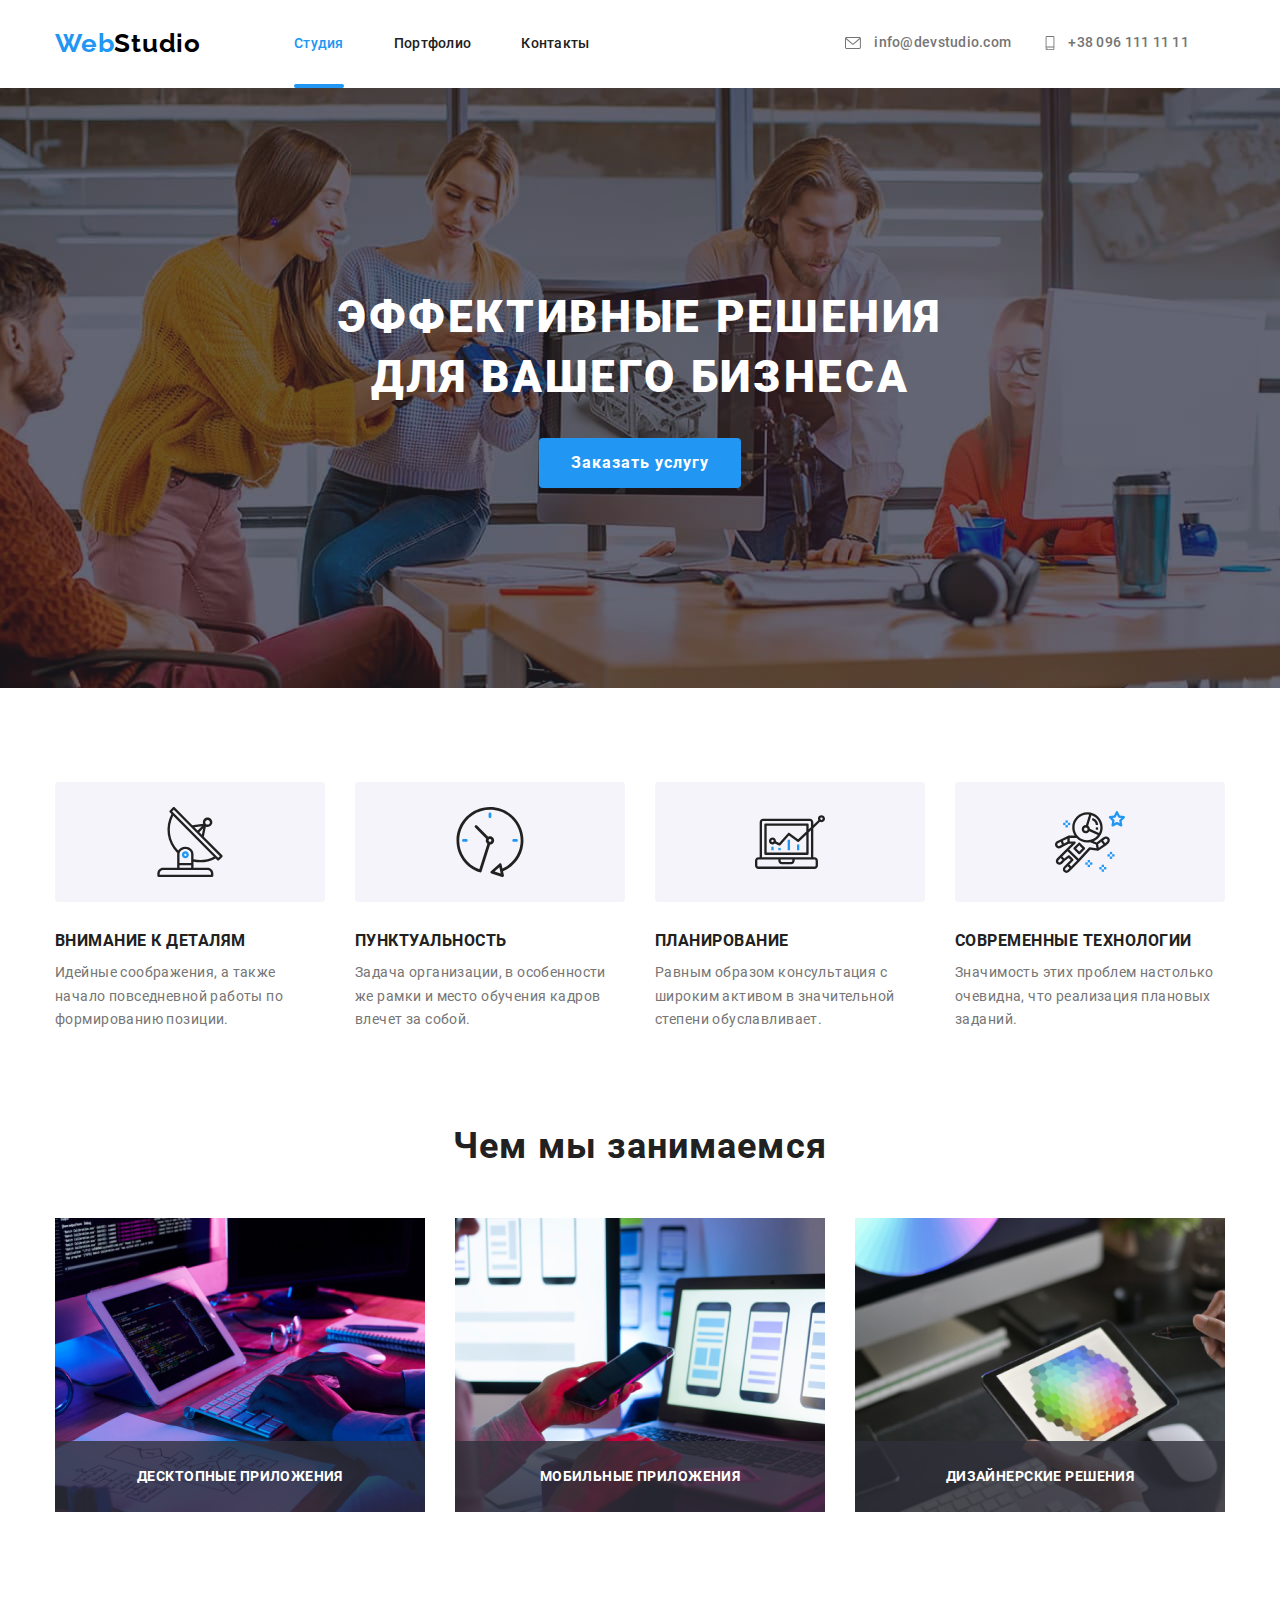
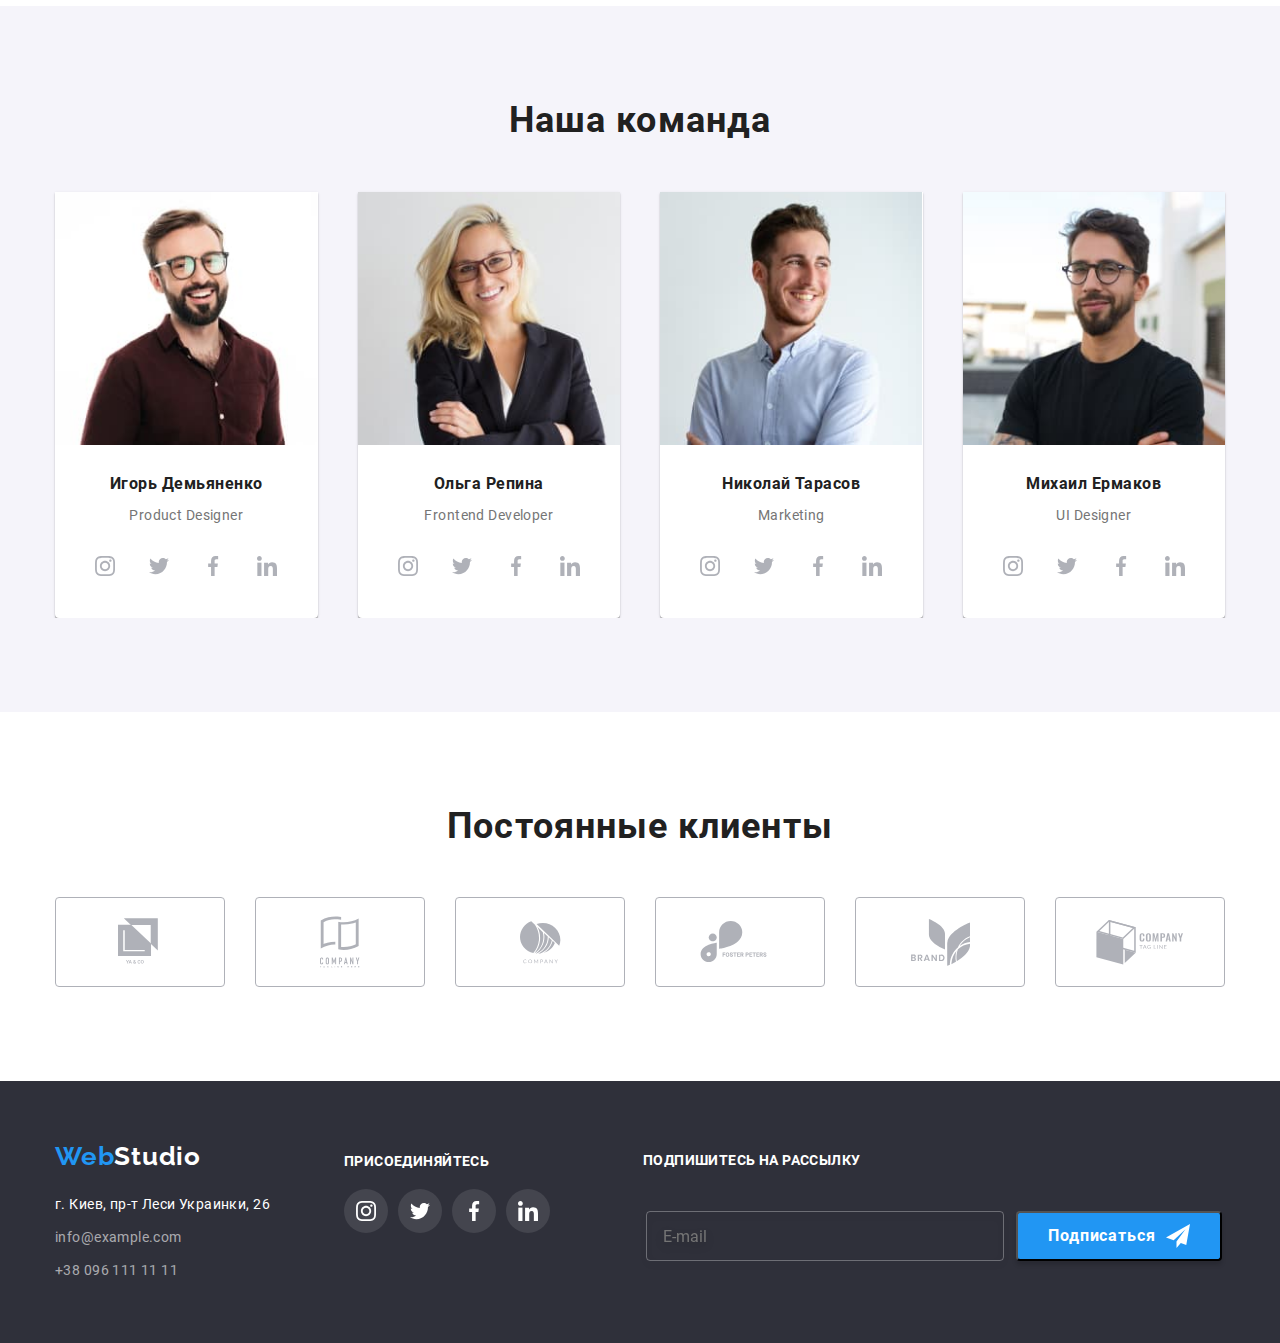
<file: index.html>
<!DOCTYPE html>
<html lang="ru">
  <head>
    <meta charset="UTF-8" />
    <meta name="viewport" content="width=device-width>, initial-scale=1.0" />
    <title>WebStudio</title>
    <link href="https://fonts.googleapis.com/css2?family=Raleway:wght@700&display=swap" rel="stylesheet" />
    <link
      rel="stylesheet"
      href="https://cdnjs.cloudflare.com/ajax/libs/modern-normalize/1.0.0/modern-normalize.min.css"
    />
    <link rel="stylesheet" href="./css/main.min.css" />
  </head>
  <body>
    <header class="header">
      <div class="container header-container">
        <nav class="navigation">
          <a href="./index.html" class="logo"> <span class="logo-web">Web</span>Studio</a>
          <button type="button" class="mobile-menu-btn" data-menu-button>
            <svg
              class="mobile-menu-svg"
              widht="40"
              heigh="40"
              aria-label="Переключатель мобильного меню"
              aria-controls="mobile-main-nav"
            >
              <use class="icon-menu" href="./img/sprite.svg#menu-mob"></use>
              <use class="icon-cross" href="./img/sprite.svg#close"></use>
            </svg>
          </button>
          <div >
            <ul class="list menu">
              <li class="menu-item">
                <a href="./index.html" class="link link-menu current">Студия</a>
              </li>
              <li class="menu-item">
                <a href="./portfolio.html" class="link link-menu">Портфолио</a>
              </li>
              <li class="menu-item">
                <a href="#" class="link link-menu">Контакты</a>
              </li>
            </ul>
          </div>
        </nav>
        <ul class="list header-contacts">
          <li class="header-contacts-item">
            <a href="mailto:info@devstudio.com" class="link link-menu-contacts link-mail">
              <svg class="header-icons-mail">
                <use href="./img/sprite.svg#mail-icon"></use>
              </svg>
              info@devstudio.com
            </a>
          </li>
          <li class="header-contacts-item">
            <a href="tel:+380961111111" class="link link-menu-contacts link-phone">
              <svg class="header-icons-phone">
                <use href="./img/sprite.svg#smartphone-icon"></use>
              </svg>
              +38 096 111 11 11
            </a>
          </li>
        </ul>
      </div>
    </header>

    <!-- Mobile menu -->
    <div class="mobile-main-nav" id="mobile-main-nav" data-menu>
      <nav class="">
        <ul class="list mobile-menu-list">
          <li class="mobile-menu-item">
            <a href="./" class="link menu-item current">Студия</a>
          </li>
          <li class="mobile-menu-item">
            <a href="./portfolio.html" class="link menu-item">Портфолио</a>
          </li>
          <li class="mobile-menu-item">
            <a href="#contacts" class="link menu-item">Контакты</a>
          </li>
        </ul>
      </nav>
      <ul class="list mobile-cont">
        <li class="mobile-cont-item">
          <a href="mailto:info@devstudio.com" class="link link-menu-contacts link-mail">
            <svg class="header-icons-mail">
              <use href="./img/sprite.svg#mail-icon"></use>
            </svg>
            info@devstudio.com</a
          >
        </li>
        <li class="mobile-cont-item">
          <a href="tel:+380961111111" class="link link-menu-contacts link-phone mob-link-phone">
            <svg class="header-icons-phone">
              <use href="./img/sprite.svg#smartphone-icon"></use>
            </svg>
            +38 096 111 11 11</a
          >
        </li>
      </ul>
    </div>
    <!--Hero-->
    <main>
      <section class="hero dark-bg">
        <div class="container hero-contant">
          <h1 class="page-title">Эффективные решения для вашего бизнеса</h1>
          <button class="title-button-home" type="button" data-modal-open>Заказать услугу</button>
        </div>
      </section>
      <!--our-pluses-->
      <section class="section-pluses">
        <div class="container">
          <ul class="list flexbox">
            <li class="list-pluses">
              <h3 class="title-pluses">Внимание к деталям</h3>
              <p class="text-pluses">
                Идейные соображения, а также начало повседневной работы по формированию позиции.
              </p>
            </li>
            <li class="list-pluses">
              <h3 class="title-pluses">Пунктуальность</h3>
              <p class="text-pluses">
                Задача организации, в особенности же рамки и место обучения кадров влечет за собой.
              </p>
            </li>
            <li class="list-pluses">
              <h3 class="title-pluses">Планирование</h3>
              <p class="text-pluses">
                Равным образом консультация с широким активом в значительной степени обуславливает.
              </p>
            </li>
            <li class="list-pluses">
              <h3 class="title-pluses">Современные технологии</h3>
              <p class="text-pluses">Значимость этих проблем настолько очевидна, что реализация плановых заданий.</p>
            </li>
          </ul>
        </div>
      </section>
      <!--activity-of-the-company-->
      <section class="section activity">
        <div class="container">
          <h2 class="section-title">Чем мы занимаемся</h2>
          <ul class="list flexbox">
            <li class="activity-title">
              <h3 class="list-title">Десктопные приложения</h3>
              <img src="img/box-1.jpg" alt="руки печатают на клавиатуре" width="370" height="294" />
            </li>
            <li class="activity-title">
              <h3 class="list-title">Мобильные приложения</h3>
              <img src="img/box-2.jpg" alt="телефон на фоне ноутбука" width="370" height="294" />
            </li>
            <li class="activity-title">
              <h3 class="list-title">Дизайнерские решения</h3>
              <img src="img/box-3.jpg" alt="спектр цветов на планшете" width="370" height="294" />
            </li>
          </ul>
        </div>
      </section>
      <!--our-team-->
      <section class="section team">
        <div class="container">
          <h2 class="section-title">Наша команда</h2>
          <ul class="list flexbox">
            <li class="team-title">
              <picture>
                <source
                  srcset="img/comand/desktop/igor-270.jpg 1x, img/comand/desktop/igor-270-2x.jpg 2x"
                  media="(min-width: 1200px)"
                />
                <source
                  srcset="img/comand/tablet/igor-354.jpg 1x, img/comand/tablet/igor-354-2x.jpg 2x"
                  media="(min-width: 768px)"
                />
                <source
                  srcset="img/comand/mob/igor-480.jpg 1x, img/comand/mob/igor-480-2x.jpg 2x"
                  media="(max-width: 767px)"
                />
                <img src="img/comand/desktop/igor-270.jpg" alt="мужчина в очках" />
              </picture>
              <h3 class="title-name">Игорь Демьяненко</h3>
              <p class="profession">Product Designer</p>
              <ul class="list social-icons">
                <li class="social-icons-item">
                  <a
                    class="social-icons-link"
                    href="https://instagram.com/"
                    target="_blank"
                    rel="noopener noreferer"
                    aria-label="Instagram"
                  >
                    <svg class="social-icons-svg">
                      <use href="./img/sprite.svg#instagram-icon"></use>
                    </svg>
                  </a>
                </li>
                <li class="social-icons-item">
                  <a
                    class="social-icons-link"
                    href="https://twitter.com/"
                    target="_blank"
                    rel="noopener noreferer"
                    aria-label="Twitter"
                  >
                    <svg class="social-icons-svg">
                      <use href="./img/sprite.svg#twitter-icon"></use>
                    </svg>
                  </a>
                </li>
                <li class="social-icons-item">
                  <a
                    class="social-icons-link"
                    href="https://facebook.com/"
                    target="_blank"
                    rel="noopener noreferer"
                    aria-label="Facebook"
                  >
                    <svg class="social-icons-svg">
                      <use href="./img/sprite.svg#facebook-icon"></use>
                    </svg>
                  </a>
                </li>
                <li class="social-icons-item">
                  <a
                    class="social-icons-link"
                    href="https://linkedin.com/"
                    target="_blank"
                    rel="noopener noreferer"
                    aria-label="Linkedin"
                  >
                    <svg class="social-icons-svg">
                      <use href="./img/sprite.svg#linkedin-icon"></use>
                    </svg>
                  </a>
                </li>
              </ul>
            </li>
            <li class="team-title">
              <picture>
                <source
                  srcset="img/comand/desktop/olga-270.jpg 1x, img/comand/desktop/olga-270-2x.jpg 2x"
                  media="(min-width: 1200px)"
                />
                <source
                  srcset="img/comand/tablet/olga-354.jpg 1x, img/comand/tablet/olga-354-2x.jpg 2x"
                  media="(min-width: 768px)"
                />
                <source
                  srcset="img/comand/mob/olga-480.jpg 1x, img/comand/mob/olga-480-2x.jpg 2x"
                  media="(max-width: 767px)"
                />
                <img src="img/comand/desktop/olga-270.jpg" alt="женщина в очках" />
              </picture>
              <h3 class="title-name">Ольга Репина</h3>
              <p class="profession">Frontend Developer</p>
              <ul class="list social-icons">
                <li class="social-icons-item">
                  <a
                    class="social-icons-link"
                    href="https://instagram.com/"
                    target="_blank"
                    rel="noopener noreferer"
                    aria-label="Instagram"
                  >
                    <svg class="social-icons-svg">
                      <use href="./img/sprite.svg#instagram-icon"></use>
                    </svg>
                  </a>
                </li>
                <li class="social-icons-item">
                  <a
                    class="social-icons-link"
                    href="https://twitter.com/"
                    target="_blank"
                    rel="noopener noreferer"
                    aria-label="Twitter"
                  >
                    <svg class="social-icons-svg">
                      <use href="./img/sprite.svg#twitter-icon"></use>
                    </svg>
                  </a>
                </li>
                <li class="social-icons-item">
                  <a
                    class="social-icons-link"
                    href="https://facebook.com/"
                    target="_blank"
                    rel="noopener noreferer"
                    aria-label="Facebook"
                  >
                    <svg class="social-icons-svg">
                      <use href="./img/sprite.svg#facebook-icon"></use>
                    </svg>
                  </a>
                </li>
                <li class="social-icons-item">
                  <a
                    class="social-icons-link"
                    href="https://linkedin.com/"
                    target="_blank"
                    rel="noopener noreferer"
                    aria-label="Linkedin"
                  >
                    <svg class="social-icons-svg">
                      <use href="./img/sprite.svg#linkedin-icon"></use>
                    </svg>
                  </a>
                </li>
              </ul>
            </li>
            <li class="team-title">
              <picture>
                <source
                  srcset="img/comand/desktop/nikolay-270.jpg 1x, img/comand/desktop/nikolay-270-2x.jpg 2x"
                  media="(min-width: 1200px)"
                />
                <source
                  srcset="img/comand/tablet/nikolay-354.jpg 1x, img/comand/tablet/nikolay-354-2x.jpg 2x"
                  media="(min-width: 768px)"
                />
                <source
                  srcset="img/comand/mob/nikolay-480.jpg 1x, img/comand/mob/nikolay-480-2x.jpg 2x"
                  media="(max-width: 767px)"
                />
                <img src="img/comand/desktop/nikolay-270.jpg" alt="улыбающийся мужщина" />
              </picture>
              <h3 class="title-name">Николай Тарасов</h3>
              <p class="profession">Marketing</p>
              <ul class="list social-icons">
                <li class="social-icons-item">
                  <a
                    class="social-icons-link"
                    href="https://instagram.com/"
                    target="_blank"
                    rel="noopener noreferer"
                    aria-label="Instagram"
                  >
                    <svg class="social-icons-svg">
                      <use href="./img/sprite.svg#instagram-icon"></use>
                    </svg>
                  </a>
                </li>
                <li class="social-icons-item">
                  <a
                    class="social-icons-link"
                    href="https://twitter.com/"
                    target="_blank"
                    rel="noopener noreferer"
                    aria-label="Twitter"
                  >
                    <svg class="social-icons-svg">
                      <use href="./img/sprite.svg#twitter-icon"></use>
                    </svg>
                  </a>
                </li>
                <li class="social-icons-item">
                  <a
                    class="social-icons-link"
                    href="https://facebook.com/"
                    target="_blank"
                    rel="noopener noreferer"
                    aria-label="Facebook"
                  >
                    <svg class="social-icons-svg">
                      <use href="./img/sprite.svg#facebook-icon"></use>
                    </svg>
                  </a>
                </li>
                <li class="social-icons-item">
                  <a
                    class="social-icons-link"
                    href="https://linkedin.com/"
                    target="_blank"
                    rel="noopener noreferer"
                    aria-label="Linkedin"
                  >
                    <svg class="social-icons-svg">
                      <use href="./img/sprite.svg#linkedin-icon"></use>
                    </svg>
                  </a>
                </li>
              </ul>
            </li>
            <li class="team-title">
              <picture>
                <source
                  srcset="img/comand/desktop/mihail-270.jpg 1x, img/comand/desktop/mihail-270-2x.jpg 2x"
                  media="(min-width: 1200px)"
                />
                <source
                  srcset="img/comand/tablet/mihail-354.jpg 1x, img/comand/tablet/mihail-354-2x.jpg 2x"
                  media="(min-width: 768px)"
                />
                <source
                  srcset="img/comand/mob/mihail-480.jpg 1x, img/comand/mob/mihail-480-2x.jpg 2x"
                  media="(max-width: 767px)"
                />
                <img src="img/comand/desktop/mihail-270.jpg" alt="мужчина в очках" />
              </picture>
              <h3 class="title-name">Михаил Ермаков</h3>
              <p class="profession">UI Designer</p>
              <ul class="list social-icons">
                <li class="social-icons-item">
                  <a
                    class="social-icons-link"
                    href="https://instagram.com/"
                    target="_blank"
                    rel="noopener noreferer"
                    aria-label="Instagram"
                  >
                    <svg class="social-icons-svg">
                      <use href="./img/sprite.svg#instagram-icon"></use>
                    </svg>
                  </a>
                </li>
                <li class="social-icons-item">
                  <a
                    class="social-icons-link"
                    href="https://twitter.com/"
                    target="_blank"
                    rel="noopener noreferer"
                    aria-label="Twitter"
                  >
                    <svg class="social-icons-svg">
                      <use href="./img/sprite.svg#twitter-icon"></use>
                    </svg>
                  </a>
                </li>
                <li class="social-icons-item">
                  <a
                    class="social-icons-link"
                    href="https://facebook.com/"
                    target="_blank"
                    rel="noopener noreferer"
                    aria-label="Facebook"
                  >
                    <svg class="social-icons-svg">
                      <use href="./img/sprite.svg#facebook-icon"></use>
                    </svg>
                  </a>
                </li>
                <li class="social-icons-item">
                  <a
                    class="social-icons-link"
                    href="https://linkedin.com/"
                    target="_blank"
                    rel="noopener noreferer"
                    aria-label="Linkedin"
                  >
                    <svg class="social-icons-svg">
                      <use href="./img/sprite.svg#linkedin-icon"></use>
                    </svg>
                  </a>
                </li>
              </ul>
            </li>
          </ul>
        </div>
      </section>
      <section class="section customers">
        <div class="container">
          <h2 class="title section-title">Постоянные клиенты</h2>
          <ul class="list customers-list">
            <li class="customers-item">
              <a class="customers-link" href="" target="_blank" rel="noopener noreferer" aria-label="Company1">
                <svg class="customers-icons-svg customers-icons-svg1">
                  <use href="./img/sprite.svg#logo1-icon"></use>
                </svg>
              </a>
            </li>
            <li class="customers-item">
              <a class="customers-link" href="" target="_blank" rel="noopener noreferer" aria-label="Company2">
                <svg class="customers-icons-svg customers-icons-svg2">
                  <use href="./img/sprite.svg#logo2-icon"></use>
                </svg>
              </a>
            </li>
            <li class="customers-item">
              <a class="customers-link" href="" target="_blank" rel="noopener noreferer" aria-label="Company3">
                <svg class="customers-icons-svg customers-icons-svg3">
                  <use href="./img/sprite.svg#logo3-icon"></use>
                </svg>
              </a>
            </li>
            <li class="customers-item">
              <a class="customers-link" href="" target="_blank" rel="noopener noreferer" aria-label="Company4">
                <svg class="customers-icons-svg customers-icons-svg4">
                  <use href="./img/sprite.svg#logo4-icon"></use>
                </svg>
              </a>
            </li>
            <li class="customers-item">
              <a class="customers-link" href="" target="_blank" rel="noopener noreferer" aria-label="Company5">
                <svg class="customers-icons-svg customers-icons-svg5">
                  <use href="./img/sprite.svg#logo5-icon"></use>
                </svg>
              </a>
            </li>
            <li class="customers-item">
              <a class="customers-link" href="" target="_blank" rel="noopener noreferer" aria-label="Company6">
                <svg class="customers-icons-svg customers-icons-svg6">
                  <use href="./img/sprite.svg#logo6-icon"></use>
                </svg>
              </a>
            </li>
          </ul>
        </div>
      </section>
    </main>
    <!--contacts-->
    <footer class="dark-bg container-footer">
      <div class="container footer-flex">
        <div class="contact-footer">
          <a href="./index.html" class="logo-white"><span class="logo-web">Web</span>Studio</a>
          <ul class="list">
            <li class="footer-item">
              <address class="address">г. Киев, пр-т Леси Украинки, 26</address>
            </li>
            <li class="footer-item">
              <a href="mailto:info@example.com" class="link link-contacts">info@example.com</a>
            </li>
            <li class="footer-item">
              <a href="tel:+380961111111" class="link link-contacts tell">+38 096 111 11 11</a>
            </li>
          </ul>
        </div>
        <div class="footer-social">
          <h4 class="title">Присоединяйтесь</h4>
          <ul class="list social-icons">
            <li class="social-icons-item">
              <a
                class="social-icons-link footer-icons-link"
                href="https://instagram.com/"
                target="_blank"
                rel="noopener noreferer"
                aria-label="Instagram"
              >
                <svg class="social-icons-svg">
                  <use href="./img/sprite.svg#instagram-icon"></use>
                </svg>
              </a>
            </li>
            <li class="social-icons-item">
              <a
                class="social-icons-link footer-icons-link"
                href="https://twitter.com/"
                target="_blank"
                rel="noopener noreferer"
                aria-label="Twitter"
              >
                <svg class="social-icons-svg">
                  <use href="./img/sprite.svg#twitter-icon"></use>
                </svg>
              </a>
            </li>
            <li class="social-icons-item">
              <a
                class="social-icons-link footer-icons-link"
                href="https://facebook.com/"
                target="_blank"
                rel="noopener noreferer"
                aria-label="Facebook"
              >
                <svg class="social-icons-svg">
                  <use href="./img/sprite.svg#facebook-icon"></use>
                </svg>
              </a>
            </li>
            <li class="social-icons-item">
              <a
                class="social-icons-link footer-icons-link"
                href="https://linkedin.com/"
                target="_blank"
                rel="noopener noreferer"
                aria-label="Linkedin"
              >
                <svg class="social-icons-svg">
                  <use href="./img/sprite.svg#linkedin-icon"></use>
                </svg>
              </a>
            </li>
          </ul>
        </div>
        <form class="footer-newslatter">
          <span>Подпишитесь на рассылку</span>
          <input name="subscribe" type="text" placeholder="E-mail" />
          <button class="newslatter-btn">
            Подписаться
            <svg class="newslatter-btn-ico">
              <use href="./img/sprite.svg#icon-send"></use>
            </svg>
          </button>
        </form>
      </div>
    </footer>

    <div class="backdrop is-hidden" data-modal>
      <div class="modal">
        <button class="btn-close" data-modal-close>
          <svg class="btn-close-svg" width="11px" height="11px">
            <use href="./img/sprite.svg#icon-vector"></use>
          </svg>
        </button>
        <h3 class="modal-title">Оставьте свои данные, мы вам перезвоним</h3>
        <form action="">
          <div class="modal-content">
            <label class="modal-content-label">
              Имя
              <input class="modal-content-imput" type="name" name="name" />
              <svg class="modal-content-icon" width="12px" height="12px">
                <use href="./img/sprite.svg#name"></use>
              </svg>
            </label>
            <label class="modal-content-label">
              Телефон
              <input class="modal-content-imput" type="tell" name="phone" />
              <svg class="modal-content-icon" width="13px" height="13px">
                <use href="./img/sprite.svg#tell"></use>
              </svg>
            </label>
            <label class="modal-content-label">
              Почта
              <input class="modal-content-imput" type="mail" name="mail" />
              <svg class="modal-content-icon" width="18px" height="15px">
                <use href="./img/sprite.svg#mail"></use>
              </svg>
            </label>
            <label class="modal-content-label">
              Комментарий
              <textarea
                class="modal-content-imput coments"
                name="user-comments"
                rows="10"
                placeholder="Введите текст"
              ></textarea>
            </label>
            <label class="modal-content-check">
              <input class="modal-input-check visually-hidden" type="checkbox" name="user-contract" />
              <a class="modal-link" href="#">Условия договора</a>
              Соглашаюсь с рассылкой и принимаю
              <span class="input-check-castom">
                <svg width="14px" height="13px">
                  <use href="./img/sprite.svg#done"></use>
                </svg>
              </span>
            </label>

            <button class="modal-content-button" type="submit">Отправить</button>
          </div>
        </form>
      </div>
    </div>
    <script src="./js/modal.js"></script>
    <script src="./js/mobile-menu.js"></script>
  </body>
</html>
</file>
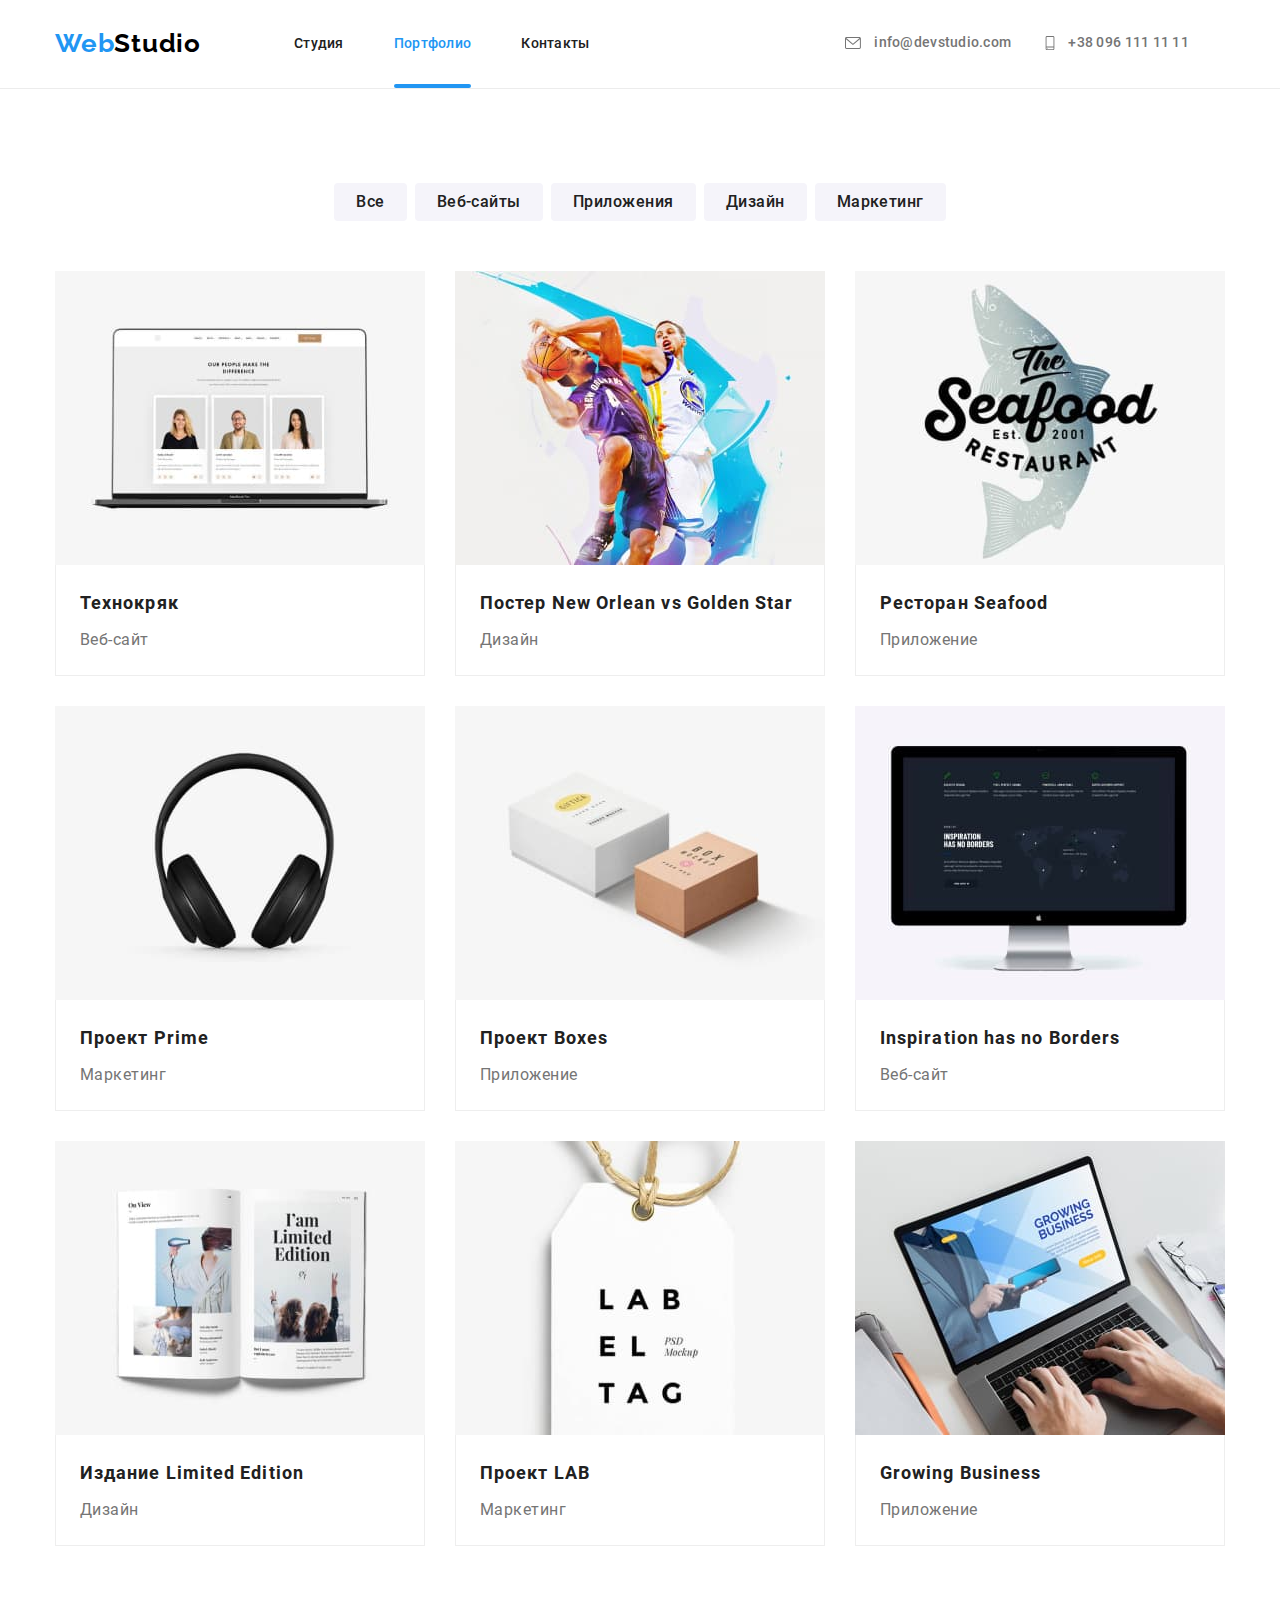
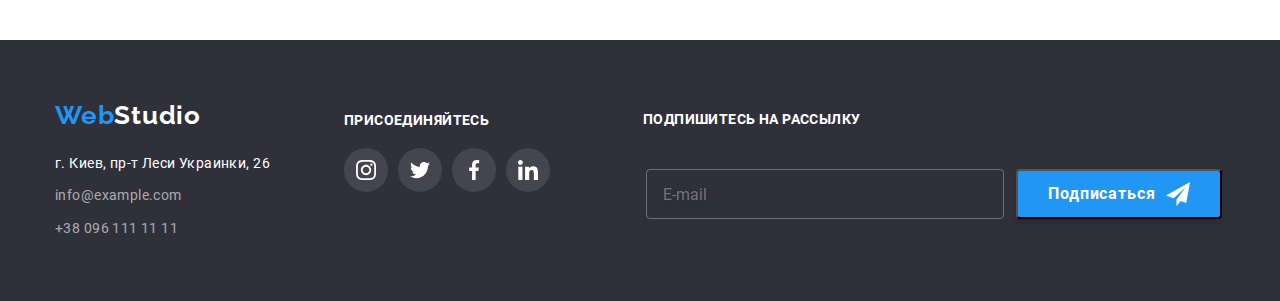
<file: portfolio.html>
<!DOCTYPE html>
<html lang="ru">
  <head>
    <meta charset="UTF-8" />
    <meta name="viewport" content="width=device-width, initial-scale=1.0" />
    <title>WebStudio</title>
    <link href="https://fonts.googleapis.com/css2?family=Raleway:wght@700&display=swap" rel="stylesheet" />
    <link
      rel="stylesheet"
      href="https://cdnjs.cloudflare.com/ajax/libs/modern-normalize/1.0.0/modern-normalize.min.css"
    />
    <link rel="stylesheet" href="./css/portfolio.min.css" />
  </head>
  <body>
    <header class="header header-line">
      <div class="container header-container">
        <nav class="navigation">
          <a href="./index.html" class="logo"><span class="logo-web">Web</span>Studio</a>
          <button type="button" class="mobile-menu-btn" data-menu-button>
            <svg
              class="mobile-menu-svg"
              widht="40"
              heigh="40"
              aria-label="Переключатель мобильного меню"
              aria-controls="mobile-main-nav"
            >
              <use class="icon-menu" href="./img/sprite.svg#menu-mob"></use>
              <use class="icon-cross" href="./img/sprite.svg#close"></use>
            </svg>
          </button>
          <div>
            <ul class="list menu">
              <li class="menu-item">
                <a href="./index.html" class="link link-menu">Студия</a>
              </li>
              <li class="menu-item">
                <a href="./portfolio.html" class="link link-menu current">Портфолио</a>
              </li>
              <li class="menu-item">
                <a href="#" class="link link-menu">Контакты</a>
              </li>
            </ul>
          </div>
        </nav>
        <ul class="list header-contacts">
          <li class="header-contacts-item">
            <a href="mailto:info@devstudio.com" class="link link-menu-contacts link-mail">
              <svg class="header-icons-mail">
                <use href="./img/sprite.svg#mail-icon"></use>
              </svg>
              info@devstudio.com
            </a>
          </li>
          <li class="header-contacts-item">
            <a href="tel:+380961111111" class="link link-menu-contacts link-phone">
              <svg class="header-icons-phone">
                <use href="./img/sprite.svg#smartphone-icon"></use>
              </svg>
              +38 096 111 11 11
            </a>
          </li>
        </ul>
      </div>
    </header>
    <!-- Mobile menu -->
    <div class="mobile-main-nav" id="mobile-main-nav" data-menu>
      <nav class="">
        <ul class="list mobile-menu-list">
          <li class="mobile-menu-item">
            <a href="./" class="link menu-item">Студия</a>
          </li>
          <li class="mobile-menu-item">
            <a href="./portfolio.html" class="link menu-item current">Портфолио</a>
          </li>
          <li class="mobile-menu-item">
            <a href="#contacts" class="link menu-item">Контакты</a>
          </li>
        </ul>
      </nav>
      <ul class="list mobile-cont">
        <li class="mobile-cont-item">
          <a href="mailto:info@devstudio.com" class="link link-menu-contacts link-mail">
            <svg class="header-icons-mail">
              <use href="./img/sprite.svg#mail-icon"></use>
            </svg>
            info@devstudio.com</a
          >
        </li>
        <li class="mobile-cont-item">
          <a href="tel:+380961111111" class="link link-menu-contacts link-phone mob-link-phone">
            <svg class="header-icons-phone">
              <use href="./img/sprite.svg#smartphone-icon"></use>
            </svg>
            +38 096 111 11 11</a
          >
        </li>
      </ul>
    </div>
    <main>
      <section class="container portfolio">
        <div class="portfolio-nav">
          <h1 class="title section-title visually-hidden">Портфолио</h1>
          <ul class="list portfolio-menu">
            <li class="potfolio-menu-item">
              <button class="title-button" type="button">Все</button>
            </li>
            <li class="potfolio-menu-item">
              <button class="title-button" type="button">Веб-сайты</button>
            </li>
            <li class="potfolio-menu-item">
              <button class="title-button" type="button">Приложения</button>
            </li>
            <li class="potfolio-menu-item">
              <button class="title-button" type="button">Дизайн</button>
            </li>
            <li class="potfolio-menu-item">
              <button class="title-button" type="button">Маркетинг</button>
            </li>
          </ul>
        </div>
      </section>
      <section class="raboty">
        <div class="container">
          <ul class="list portfolio-menu-list">
            <li class="portfolio-item">
              <a href="" class="project-link">
                <div class="project-card-overlay">
                  <picture>
                    <source
                      srcset="img/portfolio/desktop/techno.jpg 1x, img/portfolio/desktop/techno@2x.jpg 2x"
                      media="(min-width: 1200px)"
                    />
                    <source
                      srcset="img/portfolio/tablet/techno-768.jpg 1x, img/portfolio/tablet/techno-768@2x.jpg2x"
                      media="(min-width: 768px)"
                    />
                    <source
                      srcset="img/portfolio/mobile/techno-480.jpg 1x, img/portfolio/mobile/techno-480@2x.jpg 2x"
                      media="(max-width: 767px)"
                    />
                    <img class="portfolio-photo" src="img/portfolio/desktop/techno.jpg" alt="открытый ноутбук" />
                  </picture>
                  <p class="project-title-description">
                    Технокряк это современная площадка распространения коронавируса. Компании используют эту платформу
                    для цифрового шпионажа и атак на защищённые сервера конкурентов.
                  </p>
                </div>
                <div class="portfolio-text">
                  <h3 class="title-portfolio">Технокряк</h3>
                  <p class="title-description">Веб-сайт</p>
                </div>
              </a>
            </li>
            <li class="portfolio-item">
              <a href="" class="project-link">
                <div class="project-card-overlay">
                  <picture>
                    <source
                      srcset="img/portfolio/desktop/ball.jpg 1x, img/portfolio/desktop/ball@2x.jpg 2x"
                      media="(min-width: 1200px)"
                    />
                    <source
                      srcset="img/portfolio/tablet/ball-768.jpg 1x, img/portfolio/tablet/ball-768@2x.jpg2x"
                      media="(min-width: 768px)"
                    />
                    <source
                      srcset="img/portfolio/mobile/ball-480.jpg 1x, img/portfolio/mobile/ball-480@2x.jpg 2x"
                      media="(max-width: 767px)"
                    />
                    <img class="portfolio-photo" src="img/portfolio/desktop/ball.jpg" alt="два баскетболиста" />
                  </picture>
                  <p class="project-title-description">
                    Lorem ipsum, dolor sit amet consectetur adipisicing elit. Velit asperiores unde consectetur
                    recusandae iste at sapiente doloribus hic, rem molestiae nobis porro quidem nam nostrum,
                    necessitatibus deserunt tempora, repellat quisquam.
                  </p>
                </div>
                <div class="portfolio-text">
                  <h3 class="title-portfolio">Постер New Orlean vs Golden Star</h3>
                  <p class="title-description">Дизайн</p>
                </div>
              </a>
            </li>
            <li class="portfolio-item">
              <a href="" class="project-link">
                <div class="project-card-overlay">
                  <picture>
                    <source
                      srcset="img/portfolio/desktop/sea_food.jpg 1x, img/portfolio/desktop/sea_food@2x.jpg 2x"
                      media="(min-width: 1200px)"
                    />
                    <source
                      srcset="img/portfolio/tablet/sea-food-768.jpg 1x, img/portfolio/tablet/sea-food-768@2x.jpg2x"
                      media="(min-width: 768px)"
                    />
                    <source
                      srcset="img/portfolio/mobile/sea-food-480.jpg 1x, img/portfolio/mobile/sea-food-480@2x.jpg 2x"
                      media="(max-width: 767px)"
                    />
                    <img class="portfolio-photo" src="img/portfolio/desktop/sea_food.jpg" alt="логотип ресторана" />
                  </picture>
                  <p class="project-title-description">
                    Lorem ipsum dolor sit amet, consectetur adipisicing elit. Aperiam expedita quo animi soluta ipsam,
                    voluptatem dicta, in exercitationem fuga id possimus ab adipisci molestiae, eum quae odit dolorem
                    provident distinctio.
                  </p>
                </div>
                <div class="portfolio-text">
                  <h3 class="title-portfolio">Ресторан Seafood</h3>
                  <p class="title-description">Приложение</p>
                </div>
              </a>
            </li>
            <li class="portfolio-item">
              <a href="" class="project-link">
                <div class="project-card-overlay">
                  <picture>
                    <source
                      srcset="img/portfolio/desktop/prime.jpg 1x, img/portfolio/desktop/prime@2x.jpg 2x"
                      media="(min-width: 1200px)"
                    />
                    <source
                      srcset="img/portfolio/tablet/prime-768.jpg 1x, img/portfolio/tablet/prime-768@2x.jpg2x"
                      media="(min-width: 768px)"
                    />
                    <source
                      srcset="img/portfolio/mobile/prime-480.jpg 1x, img/portfolio/mobile/prime-480@2x.jpg 2x"
                      media="(max-width: 767px)"
                    />
                    <img class="portfolio-photo" src="img/portfolio/desktop/prime.jpg" alt="наушники" />
                  </picture>
                  <p class="project-title-description">
                    Lorem ipsum dolor sit amet consectetur adipisicing elit. Totam quod expedita vitae facilis aliquid
                    impedit voluptas? Doloremque error odit laborum! Neque, cum eaque nam hic doloremque laudantium
                    porro temporibus iusto.
                  </p>
                </div>
                <div class="portfolio-text">
                  <h3 class="title-portfolio">Проект Prime</h3>
                  <p class="title-description">Маркетинг</p>
                </div>
              </a>
            </li>
            <li class="portfolio-item">
              <a href="" class="project-link">
                <div class="project-card-overlay">
                  <picture>
                    <source
                      srcset="img/portfolio/desktop/boxes.jpg 1x, img/portfolio/desktop/boxes@2x.jpg 2x"
                      media="(min-width: 1200px)"
                    />
                    <source
                      srcset="img/portfolio/tablet/box-768.jpg 1x, img/portfolio/tablet/box-768@2x.jpg2x"
                      media="(min-width: 768px)"
                    />
                    <source
                      srcset="img/portfolio/mobile/box-480.jpg 1x, img/portfolio/mobile/box-480@2x.jpg 2x"
                      media="(max-width: 767px)"
                    />
                    <img class="portfolio-photo" src="img/portfolio/desktop/boxes.jpg" alt="две коробки" />
                  </picture>
                  <p class="project-title-description">
                    Lorem ipsum dolor sit amet consectetur adipisicing elit. Consequuntur reiciendis nemo sapiente
                    ipsum, quo ducimus tempora illum explicabo pariatur! Natus iusto harum recusandae magnam perferendis
                    quo beatae eius possimus sit?
                  </p>
                </div>
                <div class="portfolio-text">
                  <h3 class="title-portfolio">Проект Boxes</h3>
                  <p class="title-description">Приложение</p>
                </div>
              </a>
            </li>
            <li class="portfolio-item">
              <a href="" class="project-link">
                <div class="project-card-overlay">
                  <picture>
                    <source
                      srcset="img/portfolio/desktop/monitor.jpg 1x, img/portfolio/desktop/monitor@2x.jpg 2x"
                      media="(min-width: 1200px)"
                    />
                    <source
                      srcset="img/portfolio/tablet/monitor-768.jpg 1x, img/portfolio/tablet/monitor-768@2x.jpg2x"
                      media="(min-width: 768px)"
                    />
                    <source
                      srcset="img/portfolio/mobile/monitor-480.jpg 1x, img/portfolio/mobile/monitor-480@2x.jpg 2x"
                      media="(max-width: 767px)"
                    />
                    <img class="portfolio-photo" src="img/portfolio/desktop/monitor.jpg" alt="монитор" />
                  </picture>
                  <p class="project-title-description">
                    Lorem ipsum dolor sit amet consectetur adipisicing elit. At deleniti quibusdam tenetur, quidem,
                    autem rem magni unde distinctio possimus ex molestias libero hic doloremque perspiciatis ad, dolores
                    quasi aut repudiandae.
                  </p>
                </div>
                <div class="portfolio-text">
                  <h3 class="title-portfolio">Inspiration has no Borders</h3>
                  <p class="title-description">Веб-сайт</p>
                </div>
              </a>
            </li>
            <li class="portfolio-item">
              <a href="" class="project-link">
                <div class="project-card-overlay">
                  <picture>
                    <source
                      srcset="img/portfolio/desktop/limited.jpg 1x, img/portfolio/desktop/limited@2x.jpg 2x"
                      media="(min-width: 1200px)"
                    />
                    <source
                      srcset="img/portfolio/tablet/limited-768.jpg 1x, img/portfolio/tablet/limited-768@2x.jpg2x"
                      media="(min-width: 768px)"
                    />
                    <source
                      srcset="img/portfolio/mobile/limited-480.jpg 1x, img/portfolio/mobile/limited-480@2x.jpg 2x"
                      media="(max-width: 767px)"
                    />
                    <img class="portfolio-photo" src="img/portfolio/desktop/limited.jpg" alt="развернутый журнал" />
                  </picture>
                  <p class="project-title-description">
                    Lorem ipsum dolor sit amet consectetur adipisicing elit. Reprehenderit id ipsam in quos vero dolorem
                    excepturi expedita rerum aut, dicta voluptates commodi culpa eveniet laudantium harum porro
                    architecto, laborum sint?
                  </p>
                </div>
                <div class="portfolio-text">
                  <h3 class="title-portfolio">Издание Limited Edition</h3>
                  <p class="title-description">Дизайн</p>
                </div>
              </a>
            </li>
            <li class="portfolio-item">
              <a href="" class="project-link">
                <div class="project-card-overlay">
                  <picture>
                    <source
                      srcset="img/portfolio/desktop/lab.jpg 1x, img/portfolio/desktop/lab@2x.jpg 2x"
                      media="(min-width: 1200px)"
                    />
                    <source
                      srcset="img/portfolio/tablet/lab-768.jpg 1x, img/portfolio/tablet/lab-768@2x.jpg2x"
                      media="(min-width: 768px)"
                    />
                    <source
                      srcset="img/portfolio/mobile/lab-480.jpg 1x, img/portfolio/mobile/lab-480@2x.jpg 2x"
                      media="(max-width: 767px)"
                    />
                    <img class="portfolio-photo" src="img/portfolio/desktop/lab.jpg" alt="этикетка" />
                  </picture>
                  <p class="project-title-description">
                    Lorem ipsum dolor sit amet, consectetur adipisicing elit. Est sunt iste autem incidunt sit non amet
                    repellat quidem debitis dolorem magnam aliquid qui, placeat officia delectus odio enim beatae
                    numquam?
                  </p>
                </div>
                <div class="portfolio-text">
                  <h3 class="title-portfolio">Проект LAB</h3>
                  <p class="title-description">Маркетинг</p>
                </div>
              </a>
            </li>
            <li class="portfolio-item">
              <a href="" class="project-link">
                <div class="project-card-overlay">
                  <picture>
                    <source
                      srcset="img/portfolio/desktop/growing.jpg 1x, img/portfolio/desktop/growing@2x.jpg 2x"
                      media="(min-width: 1200px)"
                    />
                    <source
                      srcset="img/portfolio/tablet/grow-768.jpg 1x, img/portfolio/tablet/grow-768@2x.jpg2x"
                      media="(min-width: 768px)"
                    />
                    <source
                      srcset="img/portfolio/mobile/grow-480.jpg 1x, img/portfolio/mobile/grow-480@2x.jpg 2x"
                      media="(max-width: 767px)"
                    />
                    <img
                      class="portfolio-photo"
                      src="img/portfolio/desktop/growing.jpg"
                      alt="руки на клавиатуре ноутбука"
                    />
                  </picture>
                  <p class="project-title-description">
                    Lorem ipsum dolor sit amet consectetur adipisicing elit. Adipisci iste nulla fugiat? Sed, enim
                    veniam cumque iste distinctio architecto id ad fugiat repellendus aperiam qui eos illum, eum quia?
                    Perspiciatis.
                  </p>
                </div>
                <div class="portfolio-text">
                  <h3 class="title-portfolio">Growing Business</h3>
                  <p class="title-description">Приложение</p>
                </div>
              </a>
            </li>
          </ul>
        </div>
      </section>
    </main>
    <footer class="dark-bg container-footer">
      <div class="container footer-flex">
        <div class="contact-footer">
          <a href="./index.html" class="logo-white"><span class="logo-web">Web</span>Studio</a>
          <ul class="list">
            <li class="footer-item">
              <address class="address">г. Киев, пр-т Леси Украинки, 26</address>
            </li>
            <li class="footer-item">
              <a href="mailto:info@example.com" class="link link-contacts">info@example.com</a>
            </li>
            <li class="footer-item">
              <a href="tel:+380961111111" class="link link-contacts tell">+38 096 111 11 11</a>
            </li>
          </ul>
        </div>
        <div class="footer-social">
          <h4 class="title">Присоединяйтесь</h4>
          <ul class="list social-icons">
            <li class="social-icons-item">
              <a
                class="social-icons-link footer-icons-link"
                href="https://instagram.com/"
                target="_blank"
                rel="noopener noreferer"
                aria-label="Instagram"
              >
                <svg class="social-icons-svg">
                  <use href="./img/sprite.svg#instagram-icon"></use>
                </svg>
              </a>
            </li>
            <li class="social-icons-item">
              <a
                class="social-icons-link footer-icons-link"
                href="https://twitter.com/"
                target="_blank"
                rel="noopener noreferer"
                aria-label="Twitter"
              >
                <svg class="social-icons-svg">
                  <use href="./img/sprite.svg#twitter-icon"></use>
                </svg>
              </a>
            </li>
            <li class="social-icons-item">
              <a
                class="social-icons-link footer-icons-link"
                href="https://facebook.com/"
                target="_blank"
                rel="noopener noreferer"
                aria-label="Facebook"
              >
                <svg class="social-icons-svg">
                  <use href="./img/sprite.svg#facebook-icon"></use>
                </svg>
              </a>
            </li>
            <li class="social-icons-item">
              <a
                class="social-icons-link footer-icons-link"
                href="https://linkedin.com/"
                target="_blank"
                rel="noopener noreferer"
                aria-label="Linkedin"
              >
                <svg class="social-icons-svg">
                  <use href="./img/sprite.svg#linkedin-icon"></use>
                </svg>
              </a>
            </li>
          </ul>
        </div>
        <form class="footer-newslatter">
          <span>Подпишитесь на рассылку</span>
          <input name="subscribe" type="text" placeholder="E-mail" />
          <button class="newslatter-btn">
            Подписаться
            <svg class="newslatter-btn-ico">
              <use href="./img/sprite.svg#icon-send"></use>
            </svg>
          </button>
        </form>
      </div>
    </footer>
    <script src="./js/mobile-menu.js"></script>
  </body>
</html>
</file>
<file: css/main.min.css>
@font-face{font-family:"Roboto";font-style:normal;font-weight:400;src:url("../fonts/roboto-v20-latin_cyrillic-regular.eot");src:local("Roboto"),local("Roboto-Regular"),url("../fonts/roboto-v20-latin_cyrillic-regular.eot?#iefix") format("embedded-opentype"),url("../fonts/roboto-v20-latin_cyrillic-regular.woff2") format("woff2"),url("../fonts/roboto-v20-latin_cyrillic-regular.woff") format("woff"),url("../fonts/roboto-v20-latin_cyrillic-regular.ttf") format("truetype"),url("../fonts/roboto-v20-latin_cyrillic-regular.svg#Roboto") format("svg")}@font-face{font-family:"Roboto";font-style:normal;font-weight:500;src:url("../fonts/roboto-v20-latin_cyrillic-500.eot");src:local("Roboto Medium"),local("Roboto-Medium"),url("../fonts/roboto-v20-latin_cyrillic-500.eot?#iefix") format("embedded-opentype"),url("../fonts/roboto-v20-latin_cyrillic-500.woff2") format("woff2"),url("../fonts/roboto-v20-latin_cyrillic-500.woff") format("woff"),url("../fonts/roboto-v20-latin_cyrillic-500.ttf") format("truetype"),url("../fonts/roboto-v20-latin_cyrillic-500.svg#Roboto") format("svg")}@font-face{font-family:"Roboto";font-style:normal;font-weight:700;src:url("../fonts/roboto-v20-latin_cyrillic-700.eot");src:local("Roboto Bold"),local("Roboto-Bold"),url("../fonts/roboto-v20-latin_cyrillic-700.eot?#iefix") format("embedded-opentype"),url("../fonts/roboto-v20-latin_cyrillic-700.woff2") format("woff2"),url("../fonts/roboto-v20-latin_cyrillic-700.woff") format("woff"),url("../fonts/roboto-v20-latin_cyrillic-700.ttf") format("truetype"),url("../fonts/roboto-v20-latin_cyrillic-700.svg#Roboto") format("svg")}@font-face{font-family:"Roboto";font-style:normal;font-weight:900;src:url("../fonts/roboto-v20-latin_cyrillic-900.eot");src:local("Roboto Black"),local("Roboto-Black"),url("../fonts/roboto-v20-latin_cyrillic-900.eot?#iefix") format("embedded-opentype"),url("../fonts/roboto-v20-latin_cyrillic-900.woff2") format("woff2"),url("../fonts/roboto-v20-latin_cyrillic-900.woff") format("woff"),url("../fonts/roboto-v20-latin_cyrillic-900.ttf") format("truetype"),url("../fonts/roboto-v20-latin_cyrillic-900.svg#Roboto") format("svg")}html{box-sizing:border-box}*,*::before,*::after{box-sizing:inherit}body{font-family:"Roboto", sans-serif;font-size:14px;line-height:1.71;letter-spacing:0.03em;color:#757575}h1,h2,h3{margin:0}.container{display:block;width:100%;padding-left:15px;padding-right:15px;margin-right:auto;margin-left:auto;overflow:hidden}@media (min-width: 480px){.container{width:480px}}@media (min-width: 768px){.container{width:768px}}@media (min-width: 1200px){.container{width:1200px}}img{display:block;max-width:100%}p{margin:0}.link{font-weight:500;line-height:1.14;letter-spacing:0.02em;text-decoration:none;text-decoration:none;color:inherit;transition-duration:250ms;transition-timing-function:cubic-bezier(0.4, 0, 0.2, 1)}.link:hover,.link:focus{color:#2196f3}.title{font-weight:700;color:#212121}@media (min-width: 768px){.flexbox{display:flex;flex-wrap:wrap;justify-content:space-between;padding:0;margin-right:-30px;margin-bottom:-30px}}@media (min-width: 1200px){.flexbox{display:flex;justify-content:space-between;flex-wrap:nowrap}}.list{list-style:none;margin:0;padding:0}.visually-hidden{position:absolute !important;clip:rect(1px 1px 1px 1px);clip:rect(1px, 1px, 1px, 1px);padding:0 !important;border:0 !important;height:1px !important;width:1px !important;overflow:hidden}.title-button{padding:6px 22px;font-weight:500;font-size:16px;line-height:1.62;letter-spacing:0.03em;color:#212121;background-color:#f5f4fa;border-radius:4px;border:0;transition-duration:250ms;transition-timing-function:cubic-bezier(0.4, 0, 0.2, 1);margin-bottom:15px}.title-button:hover,.title-button:focus{color:#fff;background-color:#2196f3;box-shadow:0px 3px 1px rgba(0,0,0,0.1),0px 1px 2px rgba(0,0,0,0.08),0px 2px 2px rgba(0,0,0,0.12);border-radius:4px;border:0}@media (min-width: 480px){.title-button{margin-bottom:15px}}@media (min-width: 768px){.title-button{margin-bottom:0}}.title-button-home{display:inline-block;justify-content:center;padding:10px 32px;box-shadow:0px 4px 4px rgba(0,0,0,0.15);border-radius:4px;font-weight:bold;font-size:16px;line-height:1.87;letter-spacing:0.06em;color:#fff;background-color:#2196f3;border:0}.title-button-home:hover,.title-button-home:focus{color:#fff;background-color:#2196f3}.menu{display:none}@media (min-width: 768px){.menu{display:inline-flex;margin-top:8px}}@media (min-width: 1200px){.menu{display:inline-flex}}.menu-item{position:relative;padding-bottom:12px;color:#000}@media (min-width: 768px){.menu-item{padding-bottom:32px}}.menu-item:not(:last-child){margin-right:50px}.social-icons{display:flex;justify-content:center}.social-icons-item:not(:last-child){margin-right:10px}.social-icons-link{display:flex;justify-content:center;align-items:center;width:44px;height:44px;border-radius:50%;transition-duration:250ms;transition-timing-function:cubic-bezier(0.4, 0, 0.2, 1)}.social-icons-link:hover,.social-icons-link:focus{background-color:#2196f3}.social-icons-svg{width:20px;height:20px;fill:#afb1b8}.social-icons-link:hover .social-icons-svg,.social-icons-link:focus .social-icons-svg{fill:#fff}.modal-content{display:flex;flex-direction:column}.modal-content-label{position:relative;display:block;font-weight:400;font-size:12px;line-height:1.166;letter-spacing:0.01em;color:#757575}.modal-content-label:nth-child(n+2){margin-top:10px}.modal-content-imput{margin-top:4px;padding-top:12px;padding-right:16px;padding-bottom:12px;padding-left:35px;display:block;border:1px solid rgba(33,33,33,0.2);border-radius:4px;width:100%;resize:none;transition-property:border;transition-duration:250ms;transition-timing-function:cubic-bezier(0.4, 0, 0.2, 1)}.modal-content-imput:focus,.modal-content-imput:hover{outline:#2196f3 auto 1px;border:1px solid #2196f3}.modal-content-imput:focus ~ .modal-content-icon,.modal-content-imput:hover ~ .modal-content-icon{fill:#2196f3}.modal-content-imput.coments{padding-left:16px;height:120px}.modal-content-imput.coments::placeholder{color:rgba(117,117,117,0.5)}.modal-content-icon{position:absolute;top:50%;left:12px;transition-property:fill;transition-duration:250ms;transition-timing-function:cubic-bezier(0.4, 0, 0.2, 1)}.modal-content-check{display:flex;align-items:center;flex-direction:row-reverse;margin-top:20px;margin-right:auto;margin-left:auto;font-weight:400;font-size:12px;line-height:1.16;color:#757575}@media (min-width: 1200px){.modal-content-check{font-size:14px;line-height:1.714}}.input-check-castom{margin-right:7px;width:16px;height:15px;border:1px solid #212121;border-radius:4px;fill:#fff;background-color:#fff;transition-property:background-color, border-color;transition-duration:250ms;transition-timing-function:cubic-bezier(0.4, 0, 0.2, 1)}.input-check-castom svg{display:block}.modal-input-check:checked ~ .input-check-castom{background-color:#2196f3;border-color:#2196f3}.modal-link{font-weight:400;line-height:1.14;letter-spacing:0.02em;color:inherit;transition-duration:250ms;transition-timing-function:cubic-bezier(0.4, 0, 0.2, 1)}.modal-content-check .modal-link{margin-left:4px;color:#2196f3}.modal-content-button{margin-top:30px;margin-right:auto;margin-left:auto;padding-top:10px;padding-right:55px;padding-bottom:10px;padding-left:56px;font-weight:700;font-size:16px;line-height:1.875;letter-spacing:0.06em;color:#ffffff;background-color:#2196f3;box-shadow:0px 4px 4px rgba(0,0,0,0.15);border-radius:4px;border:0;transition-property:background-color;transition-duration:250ms;transition-timing-function:cubic-bezier(0.4, 0, 0.2, 1)}.modal-content-button:hover,.modal-content-button:focus{background:#188ce8;box-shadow:0px 4px 4px rgba(0,0,0,0.15);border-radius:4px}.modal-title{margin-top:0;margin-bottom:12px;font-weight:700;font-size:20px;line-height:1.15;letter-spacing:0.03em;color:#212121;text-align:center}.backdrop{position:fixed;top:0;left:0;right:0;bottom:0;width:100%;height:100%;background-color:rgba(0,0,0,0.2);opacity:1;transition:all 0.5s ease-in}.backdrop.is-hidden{visibility:hidden;opacity:0;pointer-events:none}.is-hidden .modal{transform:translate(-50%, 0) scale(0.5)}.modal{position:absolute;top:50%;left:50%;transform:translate(-50%, -50%) scale(1);width:100%;height:581px;background:#fff;padding:40px;box-shadow:0px 1px 3px rgba(0,0,0,0.12),0px 1px 1px rgba(0,0,0,0.14),0px 2px 1px rgba(0,0,0,0.2);border-radius:4px;transition:transform 0.5s}@media (min-width: 480px){.modal{width:450px;height:609px}}@media (min-width: 768px){.modal{width:450px;height:609px}}@media (min-width: 1200px){.modal{width:528px;height:581px}}.btn-close{position:absolute;top:8px;right:8px;display:inline-flex;justify-content:center;align-items:center;width:30px;height:30px;border:1px solid rgba(0,0,0,0.1);border-radius:50%;padding:0;background:transparent}.btn-close-svg{transition:all 250ms cubic-bezier(0.4, 0, 0.2, 1)}.btn-close:hover svg,.btn-close:focus svg{fill:#2196f3}.logo{font-family:"Raleway", sans-serif;font-style:normal;font-weight:bold;font-size:26px;line-height:1.19;letter-spacing:0.03em;text-decoration:none;color:#000;margin-right:auto;margin-bottom:15px}@media (min-width: 768px){.logo{padding-bottom:25px;margin-right:88px;margin-bottom:0}}@media (min-width: 1200px){.logo{margin-right:93px}}.logo-web{color:#2196f3}.logo-white{font-family:"Raleway", sans-serif;font-style:normal;font-weight:bold;font-size:26px;line-height:1.19;letter-spacing:0.03em;text-decoration:none;color:#fff}.section{padding-top:60px;padding-bottom:30px}@media (min-width: 1200px){.section{padding-top:94px;padding-bottom:94px}}.section-title{display:flex;justify-content:center;padding-bottom:30px;margin:0;font-size:28px;line-height:1.16em;letter-spacing:0.03em;color:#212121}@media (min-width: 1200px){.section-title{font-size:36px;padding-bottom:50px}}.header-container{display:flex;align-items:center;justify-content:flex-end;margin-top:16px}@media (min-width: 768px){.header-container{margin-top:21px}}@media (min-width: 1200px){.header-container{margin-top:24px}}.header-line{border-bottom:1px solid #ececec}.header-contacts{display:none;font-weight:500;font-size:12px;line-height:1.16}@media (min-width: 768px){.header-contacts{display:flex;flex-wrap:wrap;flex-direction:row-reverse}}@media (min-width: 1200px){.header-contacts{flex-wrap:nowrap;flex-direction:row;font-size:14px;line-height:1.14;margin-top:6px}}.header-contacts-item{padding-bottom:10px}@media (min-width: 1200px){.header-contacts-item:not(:last-child){margin-right:30px}}@media (min-width: 1200px){.header-contacts-item{padding-bottom:32px}}.header-icons-phone{vertical-align:middle;width:10px;height:16px;margin-right:8px;fill:#757575}@media (min-width: 1200px){.header-icons-phone{width:10px;height:14px;margin-right:10px}}.header-icons-mail{vertical-align:middle;width:14px;height:10px;margin-right:8px;fill:#757575}@media (min-width: 1200px){.header-icons-mail{width:16px;height:12px;margin-right:10px}}.link:hover .header-icons-mail,.link:focus .header-icons-mail{fill:#2196f3}.link:hover .header-icons-phone,.link:focus .header-icons-phone{fill:#2196f3}.link-menu{color:#212121}.link-menu-contacts{align-items:center;color:#757575}@media (min-width: 1200px){.link-mail{align-items:center;display:block;width:170px}}.link-phone{margin-right:15px}@media (min-width: 1200px){.link-phone{margin-right:30px;display:block;width:150px}}.container-footer{padding-top:60px;padding-bottom:60px}@media (min-width: 1200px){.container-footer .container{display:flex}}.contact-footer{width:100%;text-align:center;padding-bottom:45px}@media (min-width: 768px){.contact-footer{width:50%}}@media (min-width: 1200px){.contact-footer{width:440px;padding-bottom:0;text-align:start}}.footer .logo{display:inline-block;margin-bottom:20px}.footer-flex{display:flex;justify-content:center;flex-wrap:wrap}@media (min-width: 1200px){.footer-flex{justify-content:flex-start;flex-wrap:nowrap}}.footer-item:not(:last-child){margin-bottom:8px}@media (min-width: 1200px){.footer-item:not(:last-child){margin-bottom:9px}}.footer-social{width:100%}.footer-social .title{margin-top:15px;margin-bottom:20px;font-weight:700;line-height:1.143;text-transform:uppercase;text-align:center}@media (min-width: 768px){.footer-social .title{margin-top:5px}}@media (min-width: 1200px){.footer-social .title{text-align:start;margin-top:12px}}.footer-social .social-icons-svg{fill:#fff}@media (min-width: 768px){.footer-social{width:50%}}@media (min-width: 1200px){.footer-social{margin-left:70px;margin-right:93px;width:206px}}.footer-icons-link{background-color:rgba(255,255,255,0.1)}.footer-newslatter{padding-top:60px;text-align:center}.footer-newslatter span{display:block;margin-bottom:20px;color:#fff;font-weight:700;font-size:14px;line-height:1.14;text-transform:uppercase;text-align:center}@media (min-width: 1200px){.footer-newslatter span{width:100%;text-align:start}}.footer-newslatter input{width:100%;margin-right:12px;padding:15px 0 15px 16px;font-size:16px;line-height:1.25;color:rgba(255,255,255,0.6);border:1px solid rgba(255,255,255,0.3);filter:drop-shadow(0px 4px 4px rgba(0,0,0,0.15));border-radius:4px;background:transparent}@media (min-width: 768px){.footer-newslatter input{margin-right:0px}}@media (min-width: 1200px){.footer-newslatter input{width:358px;height:50px;margin-right:12px}}@media (min-width: 768px){.footer-newslatter{display:flex;flex-wrap:wrap;justify-content:center;width:450px}}@media (min-width: 1200px){.footer-newslatter{width:100%;padding-top:12px}}.newslatter-btn{display:inline-flex;align-items:center;margin-top:20px;padding:10px 30px;color:#fff;font-size:16px;font-weight:700;line-height:1.875;letter-spacing:0.06em;border-radius:4px;background:#2196f3;box-shadow:0px 4px 4px rgba(0,0,0,0.15)}@media (min-width: 1200px){.newslatter-btn{height:50px;margin-top:0}}.newslatter-btn-ico{width:24px;height:24px;margin-left:10px;fill:#fff}.hero{height:400px;width:100%;text-align:center;padding:118px 0;text-align:center;background-image:linear-gradient(to right, rgba(47,48,58,0.4), rgba(47,48,58,0.4)),url(../img/images-hero/header-480.jpg);background-size:cover;background-repeat:no-repeat;background-position:center}@media screen and (min-device-pixel-ratio: 2), screen and (-webkit-min-device-pixel-ratio: 2), screen and (-o-min-device-pixel-ratio: 2 / 1), screen and (min-resolution: 192dpi), screen and (min-resolution: 2dppx){.hero{background-image:linear-gradient(to right, rgba(47,48,58,0.4), rgba(47,48,58,0.4)),url(../img/images-hero/header-480-2x.jpg)}}@media (min-width: 768px){.hero{background-image:linear-gradient(to right, rgba(47,48,58,0.4), rgba(47,48,58,0.4)),url(../img/images-hero/header-768.jpg)}}@media screen and (min-width: 768px) and (min-device-pixel-ratio: 2), screen and (min-width: 768px) and (-webkit-min-device-pixel-ratio: 2), screen and (min-width: 768px) and (-o-min-device-pixel-ratio: 2 / 1), screen and (min-width: 768px) and (min-resolution: 192dpi), screen and (min-width: 768px) and (min-resolution: 2dppx){.hero{background-image:linear-gradient(to right, rgba(47,48,58,0.4), rgba(47,48,58,0.4)),url(../img/images-hero/header-768-2x.jpg)}}@media (min-width: 1200px){.hero{height:600px;text-align:center;padding:200px 0;background-image:linear-gradient(to right, rgba(47,48,58,0.4), rgba(47,48,58,0.4)),url(../img/images-hero/header-1200.jpg)}}@media screen and (min-width: 1200px) and (min-device-pixel-ratio: 2), screen and (min-width: 1200px) and (-webkit-min-device-pixel-ratio: 2), screen and (min-width: 1200px) and (-o-min-device-pixel-ratio: 2 / 1), screen and (min-width: 1200px) and (min-resolution: 192dpi), screen and (min-width: 1200px) and (min-resolution: 2dppx){.hero{background-image:linear-gradient(to right, rgba(47,48,58,0.4), rgba(47,48,58,0.4)),url(../img/images-hero/header-1200-2x.jpg)}}.hero-contant{justify-content:center;text-align:center;width:100%}@media (min-width: 768px){.hero-contant{justify-content:center}}@media (min-width: 1200px){.hero-contant{justify-content:center;max-width:696px}}.page-title{text-align:center;margin-top:0;margin-bottom:30px;font-weight:900;font-size:26px;line-height:1.61;text-align:center;letter-spacing:0.06em;text-transform:uppercase;color:#fff}@media (min-width: 768px){.page-title{justify-content:center;margin-left:auto;margin-right:auto;max-width:360px}}@media (min-width: 1200px){.page-title{justify-content:center;margin-left:auto;margin-right:auto;max-width:670px;font-size:44px;line-height:1.36}}.mobile-main-nav{position:absolute;left:0;right:0;background-color:#fff;padding-top:60px;padding-bottom:60px;border-top:1px solid #ececec;box-shadow:0px 4px 8px rgba(0,0,0,0.04),0px 2px 4px rgba(0,0,0,0.08),0px 1px 3px rgba(0,0,0,0.16);opacity:0;visibility:hidden;z-index:100}@media (min-width: 768px){.mobile-main-nav{display:none}}.mobile-main-nav.is-open{opacity:1;visibility:visible}.mobile-menu-list,.mobile-cont{display:flex;flex-direction:column;align-items:center;text-align:center}.mobile-menu-item:not(:last-child){margin-bottom:40px}.mobile-menu-item .menu-item{font-size:18px;line-height:1.16666}.mobile-cont{padding-top:60px}.mobile-cont-item:not(:last-child){margin-bottom:15px}.mobile-menu-btn{display:block;margin:0;padding:0;border:none;background-color:#fff}@media (min-width: 768px){.mobile-menu-btn{display:none}}.mobile-menu-btn .icon-cross{display:none}.mobile-menu-btn.is-open .icon-cross{display:block}.mobile-menu-btn.is-open .icon-menu{display:none}.mobile-menu-svg{width:40px;height:40px;fill:#000;margin-bottom:10px}.mobile-menu-btn:hover .mobile-menu-svg,.mobile-menu-btn:focus .mobile-menu-svg{fill:#2196f3;transition:250ms cubic-bezier(0.4, 0, 0.2, 1)}.mob-link-phone{margin-right:0}.navigation{display:flex;align-items:center;width:100%;justify-content:start;align-items:center}@media (min-width: 1200px){.navigation{margin-right:auto}}.current{color:#2196f3}.current::after{position:absolute;bottom:0;content:"";display:block;width:100%;height:4px;background-color:currentColor;border-radius:2px}.link-menu.current{color:#2196f3}.link-contacts{font-weight:normal;letter-spacing:0.03em;color:rgba(255,255,255,0.6)}.address{margin-top:20px;margin-bottom:8px;font-style:normal;color:#fff}@media (min-width: 1200px){.address{margin-bottom:9px}}.activity{display:none}@media (min-width: 1200px){.activity{display:block}}.activity-title{position:relative}.list-title{font-weight:bold;font-size:14px;line-height:1.2em;text-align:center;letter-spacing:0.03em;text-transform:uppercase;color:#fff;position:absolute;left:0;bottom:0;width:100%;padding-top:27px;padding-bottom:27px;background-color:rgba(47,48,58,0.8)}.section-pluses{padding-top:60px;padding-bottom:30px}@media (min-width: 1200px){.section-pluses{padding-top:94px;padding-bottom:0px}}.title-pluses{margin-bottom:10px;line-height:1.14;letter-spacing:0.03em;text-transform:uppercase;color:#212121}.text-pluses{padding-bottom:30px}@media (min-width: 1200px){.text-pluses{padding-bottom:0}}@media (min-width: 1200px){.list-pluses:not(:last-child){width:calc(100% - 90px)/4;margin-right:30px}}.list-pluses{width:100%}@media (min-width: 768px){.list-pluses{width:354px}}.list-pluses::before{display:block;content:"";height:120px;margin-bottom:30px;background-repeat:no-repeat;background-position:center center;background-color:#f5f4fa;border-radius:4px}.list-pluses:nth-child(1)::before{background-image:url(../img/icons/antenna.svg)}.list-pluses:nth-child(2)::before{background-image:url(../img/icons/clock.svg)}.list-pluses:nth-child(3)::before{background-image:url(../img/icons/diagram.svg)}.list-pluses:nth-child(4)::before{background-image:url(../img/icons/astronaut.svg)}.team{background:#f5f4fa}.team-title{padding-bottom:30px;text-align:center;box-shadow:0px 1px 3px rgba(0,0,0,0.12),0px 1px 1px rgba(0,0,0,0.14),0px 2px 1px rgba(0,0,0,0.2);border-radius:0px 0px 4px 4px;background-color:#fff;width:100%;margin-bottom:30px}@media (min-width: 768px){.team-title{width:354px}}@media (min-width: 1200px){.team-title{flex-basis:calc(100% / 4 - 30px);margin-right:30px;margin-right:0;margin-bottom:0}}.team-title:nth-child(2n){margin-right:0}.title-name{padding-top:30px;padding-bottom:10px;font-size:16px;line-height:1.18;letter-spacing:0.03em;color:#212121}.profession{margin-bottom:16px}.customers{justify-content:center;text-align:center}.customers-list{display:flex;flex-direction:column;align-items:center;flex-wrap:wrap;justify-content:center;padding:0;margin:0;margin-right:-30px;margin-bottom:-30px;width:100%}@media (min-width: 480px){.customers-list{flex-direction:row}}@media (min-width: 1200px){.customers-list{flex-wrap:nowrap;justify-content:space-between}}.customers-item{margin-right:0;margin-bottom:30px;height:90px}@media (min-width: 480px){.customers-item{margin-right:30px}}@media (min-width: 480px){.customers-item:nth-child(2n){margin-right:0px}}@media (min-width: 768px){.customers-item:nth-child(2n){margin-right:30px}}@media (min-width: 768px){.customers-item:nth-child(3n){margin-right:0px}}@media (min-width: 1200px){.customers-item:not(:last-child){margin-right:30px}}.customers-link{display:flex;justify-content:center;align-items:center;height:90px;width:210px;border:1px solid #afb1b8;border-radius:4px;transition-duration:250ms;transition-timing-function:cubic-bezier(0.4, 0, 0.2, 1)}.customers-link:hover{border:1px solid #2196f3;border-radius:4px}@media (min-width: 768px){.customers-link{width:226px}}@media (min-width: 1200px){.customers-link{width:170px}}.customers-icons-svg{transition-duration:250ms;transition-timing-function:cubic-bezier(0.4, 0, 0.2, 1);fill:#afb1b8}.customers-link:hover .customers-icons-svg,.customers-link:focus .customers-icons-svg{fill:#2196f3}.customers-icons-svg1{width:44px;height:49px}.customers-icons-svg2{width:40px;height:52px}.customers-icons-svg3{width:41px;height:43px}.customers-icons-svg4{width:80px;height:42px}.customers-icons-svg5{width:59px;height:47px}.customers-icons-svg6{width:88px;height:45px}.dark-bg{width:100%;background-color:#2f303a}.dark-bg .title{color:#fff}
/*# sourceMappingURL=main.min.css.map */
</file>
<file: css/portfolio.min.css>
@font-face{font-family:"Roboto";font-style:normal;font-weight:400;src:url("../fonts/roboto-v20-latin_cyrillic-regular.eot");src:local("Roboto"),local("Roboto-Regular"),url("../fonts/roboto-v20-latin_cyrillic-regular.eot?#iefix") format("embedded-opentype"),url("../fonts/roboto-v20-latin_cyrillic-regular.woff2") format("woff2"),url("../fonts/roboto-v20-latin_cyrillic-regular.woff") format("woff"),url("../fonts/roboto-v20-latin_cyrillic-regular.ttf") format("truetype"),url("../fonts/roboto-v20-latin_cyrillic-regular.svg#Roboto") format("svg")}@font-face{font-family:"Roboto";font-style:normal;font-weight:500;src:url("../fonts/roboto-v20-latin_cyrillic-500.eot");src:local("Roboto Medium"),local("Roboto-Medium"),url("../fonts/roboto-v20-latin_cyrillic-500.eot?#iefix") format("embedded-opentype"),url("../fonts/roboto-v20-latin_cyrillic-500.woff2") format("woff2"),url("../fonts/roboto-v20-latin_cyrillic-500.woff") format("woff"),url("../fonts/roboto-v20-latin_cyrillic-500.ttf") format("truetype"),url("../fonts/roboto-v20-latin_cyrillic-500.svg#Roboto") format("svg")}@font-face{font-family:"Roboto";font-style:normal;font-weight:700;src:url("../fonts/roboto-v20-latin_cyrillic-700.eot");src:local("Roboto Bold"),local("Roboto-Bold"),url("../fonts/roboto-v20-latin_cyrillic-700.eot?#iefix") format("embedded-opentype"),url("../fonts/roboto-v20-latin_cyrillic-700.woff2") format("woff2"),url("../fonts/roboto-v20-latin_cyrillic-700.woff") format("woff"),url("../fonts/roboto-v20-latin_cyrillic-700.ttf") format("truetype"),url("../fonts/roboto-v20-latin_cyrillic-700.svg#Roboto") format("svg")}@font-face{font-family:"Roboto";font-style:normal;font-weight:900;src:url("../fonts/roboto-v20-latin_cyrillic-900.eot");src:local("Roboto Black"),local("Roboto-Black"),url("../fonts/roboto-v20-latin_cyrillic-900.eot?#iefix") format("embedded-opentype"),url("../fonts/roboto-v20-latin_cyrillic-900.woff2") format("woff2"),url("../fonts/roboto-v20-latin_cyrillic-900.woff") format("woff"),url("../fonts/roboto-v20-latin_cyrillic-900.ttf") format("truetype"),url("../fonts/roboto-v20-latin_cyrillic-900.svg#Roboto") format("svg")}html{box-sizing:border-box}*,*::before,*::after{box-sizing:inherit}body{font-family:"Roboto", sans-serif;font-size:14px;line-height:1.71;letter-spacing:0.03em;color:#757575}h1,h2,h3{margin:0}.container{display:block;width:100%;padding-left:15px;padding-right:15px;margin-right:auto;margin-left:auto;overflow:hidden}@media (min-width: 480px){.container{width:480px}}@media (min-width: 768px){.container{width:768px}}@media (min-width: 1200px){.container{width:1200px}}img{display:block;max-width:100%}p{margin:0}.link{font-weight:500;line-height:1.14;letter-spacing:0.02em;text-decoration:none;text-decoration:none;color:inherit;transition-duration:250ms;transition-timing-function:cubic-bezier(0.4, 0, 0.2, 1)}.link:hover,.link:focus{color:#2196f3}.title{font-weight:700;color:#212121}@media (min-width: 768px){.flexbox{display:flex;flex-wrap:wrap;justify-content:space-between;padding:0;margin-right:-30px;margin-bottom:-30px}}@media (min-width: 1200px){.flexbox{display:flex;justify-content:space-between;flex-wrap:nowrap}}.list{list-style:none;margin:0;padding:0}.visually-hidden{position:absolute !important;clip:rect(1px 1px 1px 1px);clip:rect(1px, 1px, 1px, 1px);padding:0 !important;border:0 !important;height:1px !important;width:1px !important;overflow:hidden}.title-button{padding:6px 22px;font-weight:500;font-size:16px;line-height:1.62;letter-spacing:0.03em;color:#212121;background-color:#f5f4fa;border-radius:4px;border:0;transition-duration:250ms;transition-timing-function:cubic-bezier(0.4, 0, 0.2, 1);margin-bottom:15px}.title-button:hover,.title-button:focus{color:#fff;background-color:#2196f3;box-shadow:0px 3px 1px rgba(0,0,0,0.1),0px 1px 2px rgba(0,0,0,0.08),0px 2px 2px rgba(0,0,0,0.12);border-radius:4px;border:0}@media (min-width: 480px){.title-button{margin-bottom:15px}}@media (min-width: 768px){.title-button{margin-bottom:0}}.title-button-home{display:inline-block;justify-content:center;padding:10px 32px;box-shadow:0px 4px 4px rgba(0,0,0,0.15);border-radius:4px;font-weight:bold;font-size:16px;line-height:1.87;letter-spacing:0.06em;color:#fff;background-color:#2196f3;border:0}.title-button-home:hover,.title-button-home:focus{color:#fff;background-color:#2196f3}.menu{display:none}@media (min-width: 768px){.menu{display:inline-flex;margin-top:8px}}@media (min-width: 1200px){.menu{display:inline-flex}}.menu-item{position:relative;padding-bottom:12px;color:#000}@media (min-width: 768px){.menu-item{padding-bottom:32px}}.menu-item:not(:last-child){margin-right:50px}.social-icons{display:flex;justify-content:center}.social-icons-item:not(:last-child){margin-right:10px}.social-icons-link{display:flex;justify-content:center;align-items:center;width:44px;height:44px;border-radius:50%;transition-duration:250ms;transition-timing-function:cubic-bezier(0.4, 0, 0.2, 1)}.social-icons-link:hover,.social-icons-link:focus{background-color:#2196f3}.social-icons-svg{width:20px;height:20px;fill:#afb1b8}.social-icons-link:hover .social-icons-svg,.social-icons-link:focus .social-icons-svg{fill:#fff}.modal-content{display:flex;flex-direction:column}.modal-content-label{position:relative;display:block;font-weight:400;font-size:12px;line-height:1.166;letter-spacing:0.01em;color:#757575}.modal-content-label:nth-child(n+2){margin-top:10px}.modal-content-imput{margin-top:4px;padding-top:12px;padding-right:16px;padding-bottom:12px;padding-left:35px;display:block;border:1px solid rgba(33,33,33,0.2);border-radius:4px;width:100%;resize:none;transition-property:border;transition-duration:250ms;transition-timing-function:cubic-bezier(0.4, 0, 0.2, 1)}.modal-content-imput:focus,.modal-content-imput:hover{outline:#2196f3 auto 1px;border:1px solid #2196f3}.modal-content-imput:focus ~ .modal-content-icon,.modal-content-imput:hover ~ .modal-content-icon{fill:#2196f3}.modal-content-imput.coments{padding-left:16px;height:120px}.modal-content-imput.coments::placeholder{color:rgba(117,117,117,0.5)}.modal-content-icon{position:absolute;top:50%;left:12px;transition-property:fill;transition-duration:250ms;transition-timing-function:cubic-bezier(0.4, 0, 0.2, 1)}.modal-content-check{display:flex;align-items:center;flex-direction:row-reverse;margin-top:20px;margin-right:auto;margin-left:auto;font-weight:400;font-size:12px;line-height:1.16;color:#757575}@media (min-width: 1200px){.modal-content-check{font-size:14px;line-height:1.714}}.input-check-castom{margin-right:7px;width:16px;height:15px;border:1px solid #212121;border-radius:4px;fill:#fff;background-color:#fff;transition-property:background-color, border-color;transition-duration:250ms;transition-timing-function:cubic-bezier(0.4, 0, 0.2, 1)}.input-check-castom svg{display:block}.modal-input-check:checked ~ .input-check-castom{background-color:#2196f3;border-color:#2196f3}.modal-link{font-weight:400;line-height:1.14;letter-spacing:0.02em;color:inherit;transition-duration:250ms;transition-timing-function:cubic-bezier(0.4, 0, 0.2, 1)}.modal-content-check .modal-link{margin-left:4px;color:#2196f3}.modal-content-button{margin-top:30px;margin-right:auto;margin-left:auto;padding-top:10px;padding-right:55px;padding-bottom:10px;padding-left:56px;font-weight:700;font-size:16px;line-height:1.875;letter-spacing:0.06em;color:#ffffff;background-color:#2196f3;box-shadow:0px 4px 4px rgba(0,0,0,0.15);border-radius:4px;border:0;transition-property:background-color;transition-duration:250ms;transition-timing-function:cubic-bezier(0.4, 0, 0.2, 1)}.modal-content-button:hover,.modal-content-button:focus{background:#188ce8;box-shadow:0px 4px 4px rgba(0,0,0,0.15);border-radius:4px}.modal-title{margin-top:0;margin-bottom:12px;font-weight:700;font-size:20px;line-height:1.15;letter-spacing:0.03em;color:#212121;text-align:center}.backdrop{position:fixed;top:0;left:0;right:0;bottom:0;width:100%;height:100%;background-color:rgba(0,0,0,0.2);opacity:1;transition:all 0.5s ease-in}.backdrop.is-hidden{visibility:hidden;opacity:0;pointer-events:none}.is-hidden .modal{transform:translate(-50%, 0) scale(0.5)}.modal{position:absolute;top:50%;left:50%;transform:translate(-50%, -50%) scale(1);width:100%;height:581px;background:#fff;padding:40px;box-shadow:0px 1px 3px rgba(0,0,0,0.12),0px 1px 1px rgba(0,0,0,0.14),0px 2px 1px rgba(0,0,0,0.2);border-radius:4px;transition:transform 0.5s}@media (min-width: 480px){.modal{width:450px;height:609px}}@media (min-width: 768px){.modal{width:450px;height:609px}}@media (min-width: 1200px){.modal{width:528px;height:581px}}.btn-close{position:absolute;top:8px;right:8px;display:inline-flex;justify-content:center;align-items:center;width:30px;height:30px;border:1px solid rgba(0,0,0,0.1);border-radius:50%;padding:0;background:transparent}.btn-close-svg{transition:all 250ms cubic-bezier(0.4, 0, 0.2, 1)}.btn-close:hover svg,.btn-close:focus svg{fill:#2196f3}.logo{font-family:"Raleway", sans-serif;font-style:normal;font-weight:bold;font-size:26px;line-height:1.19;letter-spacing:0.03em;text-decoration:none;color:#000;margin-right:auto;margin-bottom:15px}@media (min-width: 768px){.logo{padding-bottom:25px;margin-right:88px;margin-bottom:0}}@media (min-width: 1200px){.logo{margin-right:93px}}.logo-web{color:#2196f3}.logo-white{font-family:"Raleway", sans-serif;font-style:normal;font-weight:bold;font-size:26px;line-height:1.19;letter-spacing:0.03em;text-decoration:none;color:#fff}.header-container{display:flex;align-items:center;justify-content:flex-end;margin-top:16px}@media (min-width: 768px){.header-container{margin-top:21px}}@media (min-width: 1200px){.header-container{margin-top:24px}}.header-line{border-bottom:1px solid #ececec}.header-contacts{display:none;font-weight:500;font-size:12px;line-height:1.16}@media (min-width: 768px){.header-contacts{display:flex;flex-wrap:wrap;flex-direction:row-reverse}}@media (min-width: 1200px){.header-contacts{flex-wrap:nowrap;flex-direction:row;font-size:14px;line-height:1.14;margin-top:6px}}.header-contacts-item{padding-bottom:10px}@media (min-width: 1200px){.header-contacts-item:not(:last-child){margin-right:30px}}@media (min-width: 1200px){.header-contacts-item{padding-bottom:32px}}.header-icons-phone{vertical-align:middle;width:10px;height:16px;margin-right:8px;fill:#757575}@media (min-width: 1200px){.header-icons-phone{width:10px;height:14px;margin-right:10px}}.header-icons-mail{vertical-align:middle;width:14px;height:10px;margin-right:8px;fill:#757575}@media (min-width: 1200px){.header-icons-mail{width:16px;height:12px;margin-right:10px}}.link:hover .header-icons-mail,.link:focus .header-icons-mail{fill:#2196f3}.link:hover .header-icons-phone,.link:focus .header-icons-phone{fill:#2196f3}.link-menu{color:#212121}.link-menu-contacts{align-items:center;color:#757575}@media (min-width: 1200px){.link-mail{align-items:center;display:block;width:170px}}.link-phone{margin-right:15px}@media (min-width: 1200px){.link-phone{margin-right:30px;display:block;width:150px}}.mobile-main-nav{position:absolute;left:0;right:0;background-color:#fff;padding-top:60px;padding-bottom:60px;border-top:1px solid #ececec;box-shadow:0px 4px 8px rgba(0,0,0,0.04),0px 2px 4px rgba(0,0,0,0.08),0px 1px 3px rgba(0,0,0,0.16);opacity:0;visibility:hidden;z-index:100}@media (min-width: 768px){.mobile-main-nav{display:none}}.mobile-main-nav.is-open{opacity:1;visibility:visible}.mobile-menu-list,.mobile-cont{display:flex;flex-direction:column;align-items:center;text-align:center}.mobile-menu-item:not(:last-child){margin-bottom:40px}.mobile-menu-item .menu-item{font-size:18px;line-height:1.16666}.mobile-cont{padding-top:60px}.mobile-cont-item:not(:last-child){margin-bottom:15px}.mobile-menu-btn{display:block;margin:0;padding:0;border:none;background-color:#fff}@media (min-width: 768px){.mobile-menu-btn{display:none}}.mobile-menu-btn .icon-cross{display:none}.mobile-menu-btn.is-open .icon-cross{display:block}.mobile-menu-btn.is-open .icon-menu{display:none}.mobile-menu-svg{width:40px;height:40px;fill:#000;margin-bottom:10px}.mobile-menu-btn:hover .mobile-menu-svg,.mobile-menu-btn:focus .mobile-menu-svg{fill:#2196f3;transition:250ms cubic-bezier(0.4, 0, 0.2, 1)}.mob-link-phone{margin-right:0}.container-footer{padding-top:60px;padding-bottom:60px}@media (min-width: 1200px){.container-footer .container{display:flex}}.contact-footer{width:100%;text-align:center;padding-bottom:45px}@media (min-width: 768px){.contact-footer{width:50%}}@media (min-width: 1200px){.contact-footer{width:440px;padding-bottom:0;text-align:start}}.footer .logo{display:inline-block;margin-bottom:20px}.footer-flex{display:flex;justify-content:center;flex-wrap:wrap}@media (min-width: 1200px){.footer-flex{justify-content:flex-start;flex-wrap:nowrap}}.footer-item:not(:last-child){margin-bottom:8px}@media (min-width: 1200px){.footer-item:not(:last-child){margin-bottom:9px}}.footer-social{width:100%}.footer-social .title{margin-top:15px;margin-bottom:20px;font-weight:700;line-height:1.143;text-transform:uppercase;text-align:center}@media (min-width: 768px){.footer-social .title{margin-top:5px}}@media (min-width: 1200px){.footer-social .title{text-align:start;margin-top:12px}}.footer-social .social-icons-svg{fill:#fff}@media (min-width: 768px){.footer-social{width:50%}}@media (min-width: 1200px){.footer-social{margin-left:70px;margin-right:93px;width:206px}}.footer-icons-link{background-color:rgba(255,255,255,0.1)}.footer-newslatter{padding-top:60px;text-align:center}.footer-newslatter span{display:block;margin-bottom:20px;color:#fff;font-weight:700;font-size:14px;line-height:1.14;text-transform:uppercase;text-align:center}@media (min-width: 1200px){.footer-newslatter span{width:100%;text-align:start}}.footer-newslatter input{width:100%;margin-right:12px;padding:15px 0 15px 16px;font-size:16px;line-height:1.25;color:rgba(255,255,255,0.6);border:1px solid rgba(255,255,255,0.3);filter:drop-shadow(0px 4px 4px rgba(0,0,0,0.15));border-radius:4px;background:transparent}@media (min-width: 768px){.footer-newslatter input{margin-right:0px}}@media (min-width: 1200px){.footer-newslatter input{width:358px;height:50px;margin-right:12px}}@media (min-width: 768px){.footer-newslatter{display:flex;flex-wrap:wrap;justify-content:center;width:450px}}@media (min-width: 1200px){.footer-newslatter{width:100%;padding-top:12px}}.newslatter-btn{display:inline-flex;align-items:center;margin-top:20px;padding:10px 30px;color:#fff;font-size:16px;font-weight:700;line-height:1.875;letter-spacing:0.06em;border-radius:4px;background:#2196f3;box-shadow:0px 4px 4px rgba(0,0,0,0.15)}@media (min-width: 1200px){.newslatter-btn{height:50px;margin-top:0}}.newslatter-btn-ico{width:24px;height:24px;margin-left:10px;fill:#fff}.navigation{display:flex;align-items:center;width:100%;justify-content:start;align-items:center}@media (min-width: 1200px){.navigation{margin-right:auto}}.current{color:#2196f3}.current::after{position:absolute;bottom:0;content:"";display:block;width:100%;height:4px;background-color:currentColor;border-radius:2px}.link-menu.current{color:#2196f3}.portfolio{height:auto;margin-top:60px;margin-bottom:25px}@media (min-width: 768px){.portfolio{height:38px;margin-top:60px;margin-bottom:30px}}@media (min-width: 1200px){.portfolio{margin-top:94px;margin-bottom:50px}}.portfolio-menu{display:flex;flex-wrap:wrap}@media (min-width: 768px){.portfolio-menu{justify-content:center}}@media (min-width: 1200px){.portfolio-menu{flex-wrap:nowrap;justify-content:center}}.potfolio-menu-item:not(:last-child){margin-right:8px}.link-contacts{font-weight:normal;letter-spacing:0.03em;color:rgba(255,255,255,0.6)}.address{margin-top:20px;margin-bottom:8px;font-style:normal;color:#fff}@media (min-width: 1200px){.address{margin-bottom:9px}}.raboty{padding-bottom:60px}@media (min-width: 1200px){.raboty{padding-bottom:94px}}.portfolio-menu-list{display:flex;flex-wrap:wrap;margin-bottom:-30px}@media (min-width: 768px){.portfolio-menu-list{justify-content:space-between;margin-right:-30px}}@media (min-width: 1200px){.portfolio-menu-list{justify-content:space-between;margin-right:0}}.portfolio-item{width:100%;background:#fff;margin-bottom:30px}@media (min-width: 768px){.portfolio-item{flex-basis:calc((100% - 60px) / 2);margin-right:30px}}@media (min-width: 1200px){.portfolio-item{flex-basis:calc((100% - 60px) / 3);margin-right:0;width:370px}}.portfolio-item:hover,.portfolio-item:focus{box-shadow:0px 1px 1px rgba(0,0,0,0.12),0px 4px 4px rgba(0,0,0,0.06),1px 4px 6px rgba(0,0,0,0.16)}.portfolio-text{border-bottom:1px solid #eeeeee;border-left:1px solid #eeeeee;border-right:1px solid #eeeeee;padding:20px 24px}.title-portfolio{margin-bottom:4px;font-weight:700;font-size:18px;line-height:2;letter-spacing:0.06em;color:#212121}.project-link{text-decoration:none}.project-card-overlay{position:relative;width:100%;overflow:hidden}.project-link:focus .project-card-overlay>.project-title-description,.project-link:hover .project-card-overlay>.project-title-description{opacity:1;transform:translateY(0);transition:transform 250ms cubic-bezier(0.4, 0, 0.2, 1)}.project-title-description{position:absolute;opacity:0;bottom:0;top:0;left:0;width:100%;height:100%;padding:63px 24px;margin:0;font-size:18px;line-height:1.55;letter-spacing:0.03em;color:#fff;background-color:rgba(33,150,243,0.9);z-index:2;transform:translateY(100%)}.title-description{margin-bottom:0;font-size:16px;line-height:1.87;letter-spacing:0.03em;color:#757575}.dark-bg{width:100%;background-color:#2f303a}.dark-bg .title{color:#fff}
/*# sourceMappingURL=portfolio.min.css.map */
</file>
